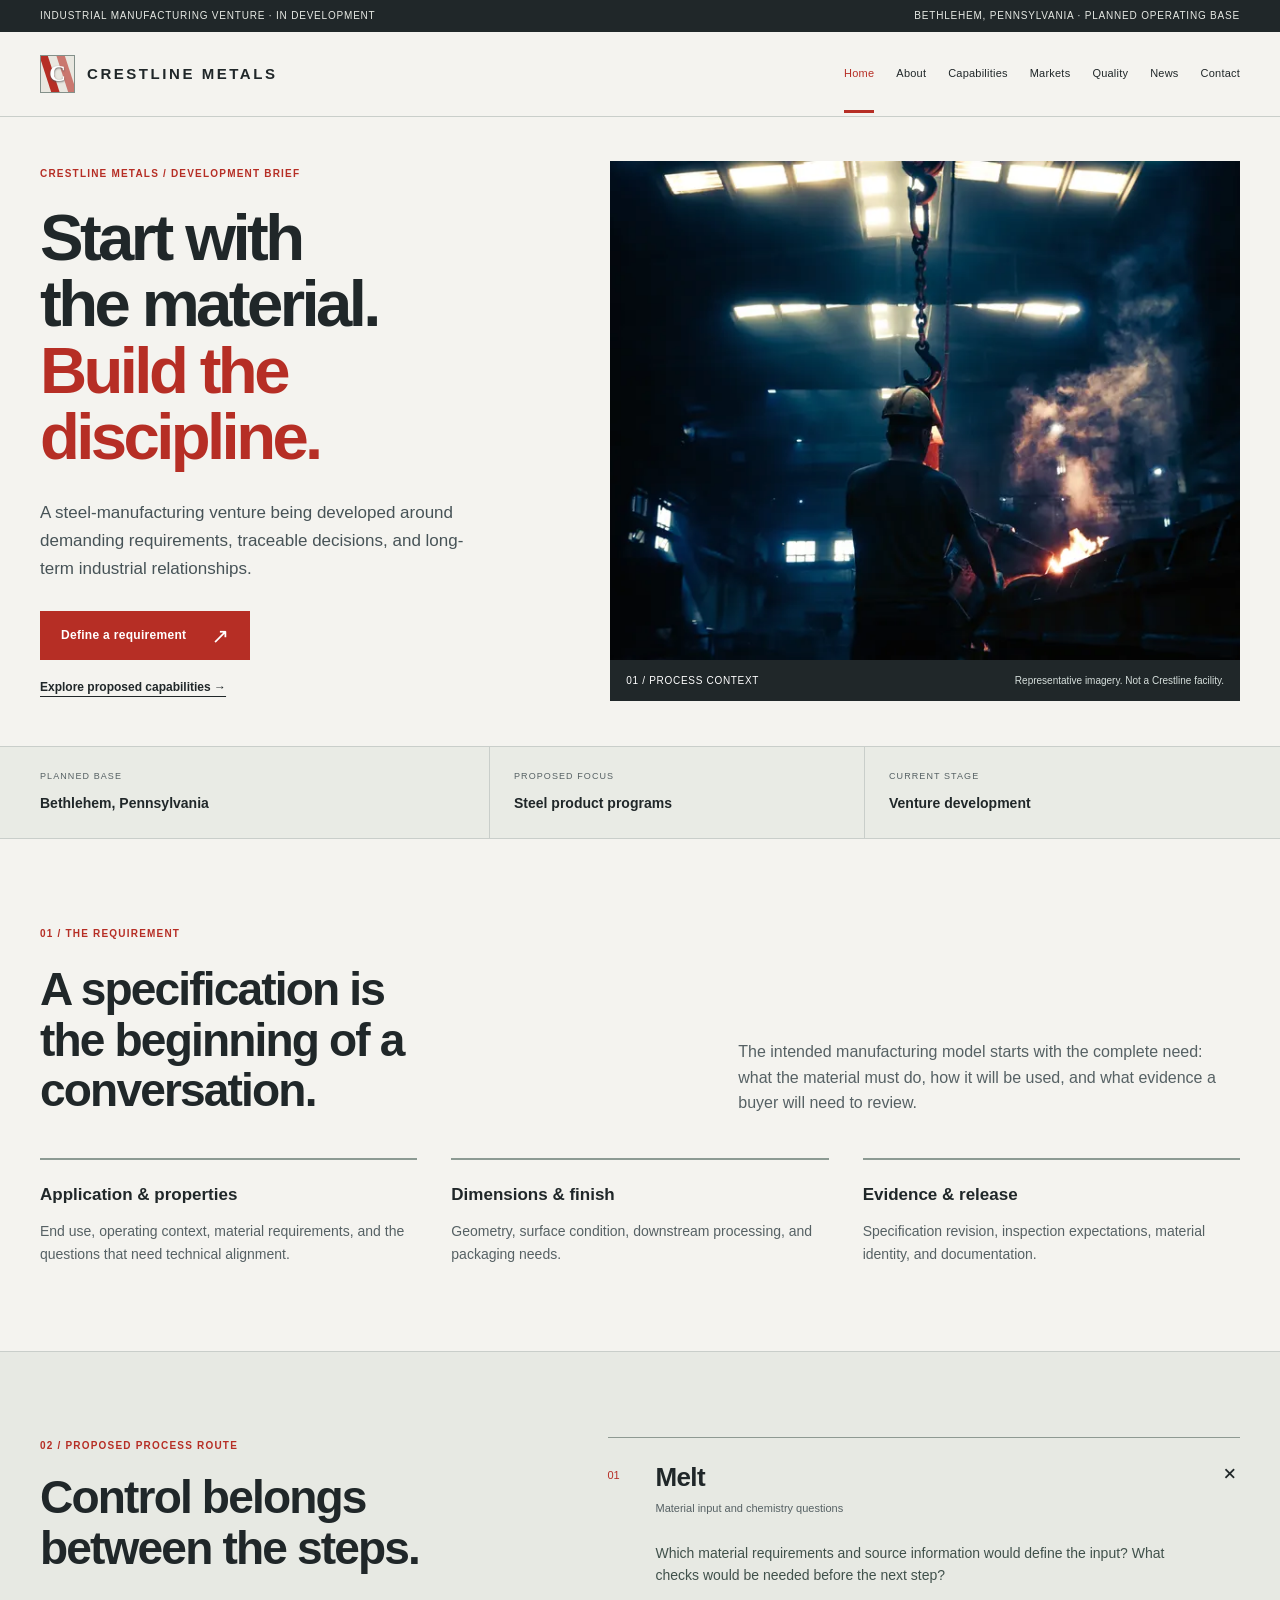
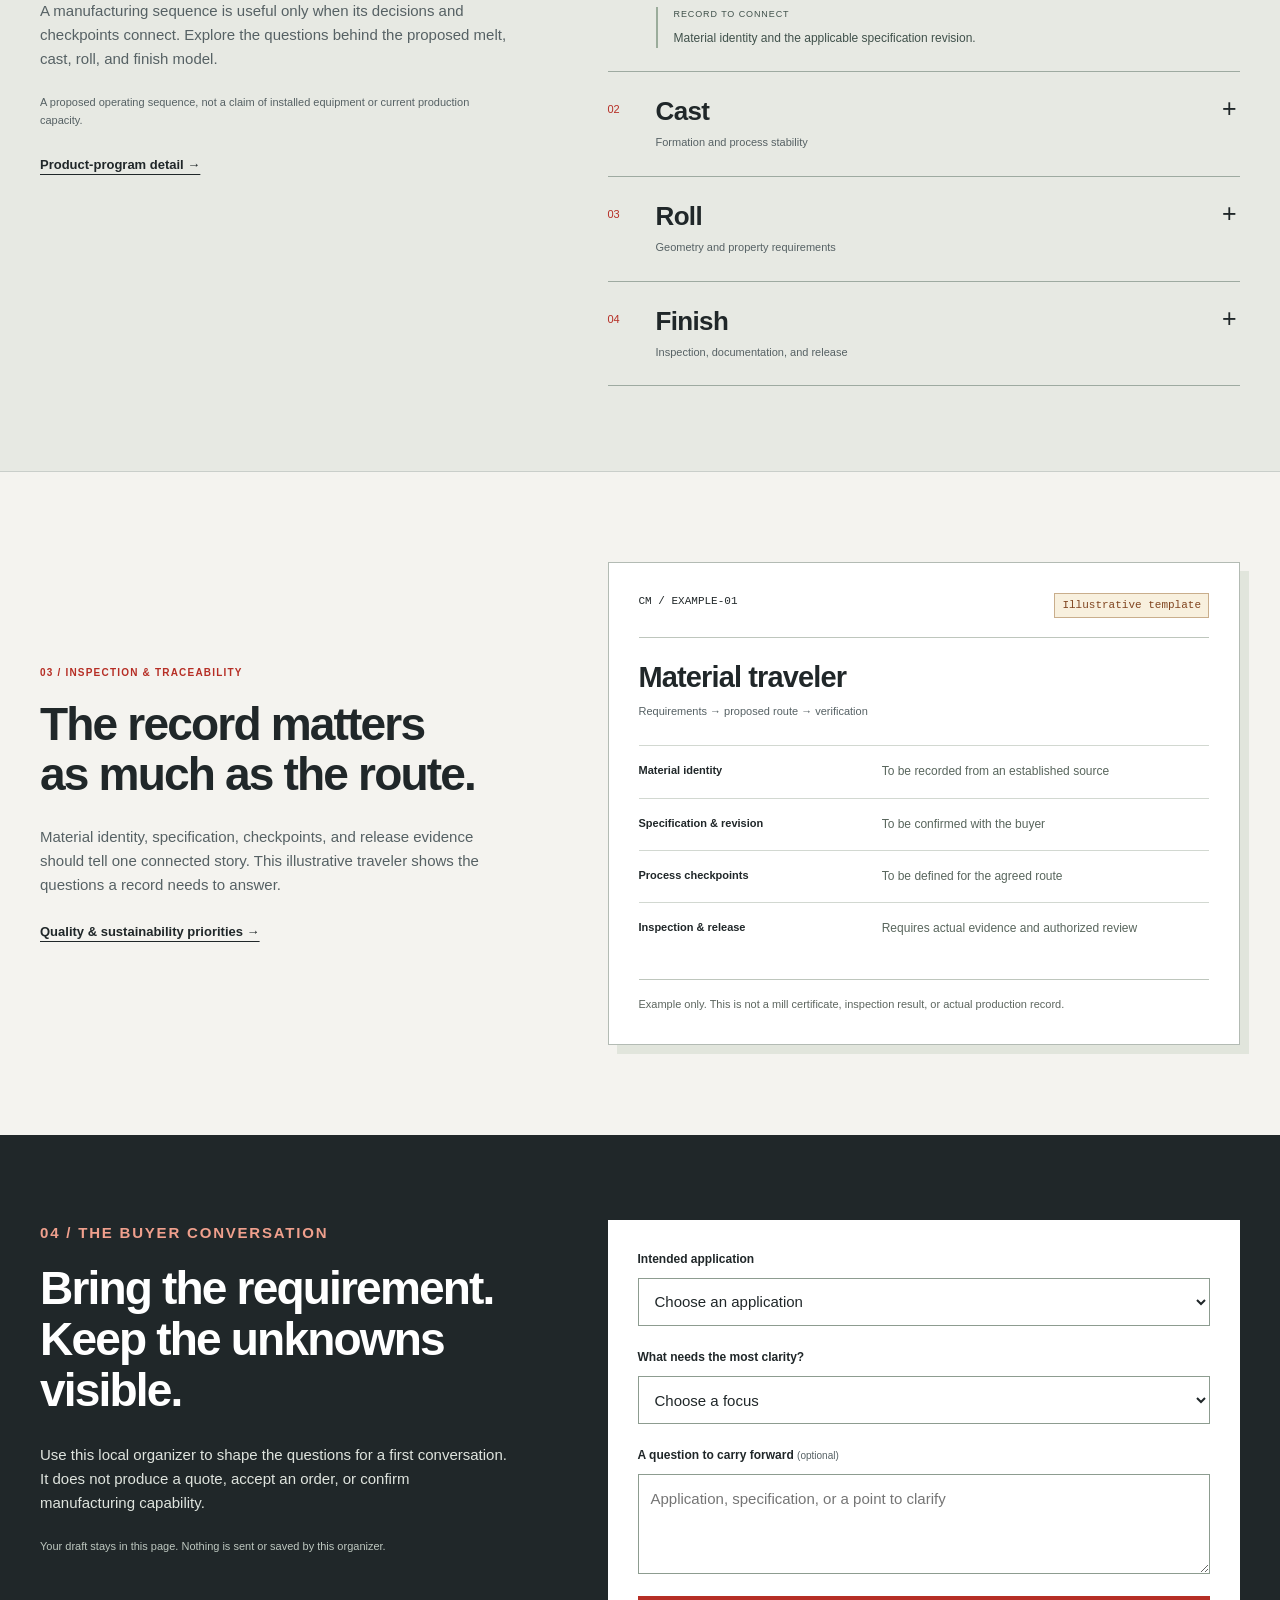
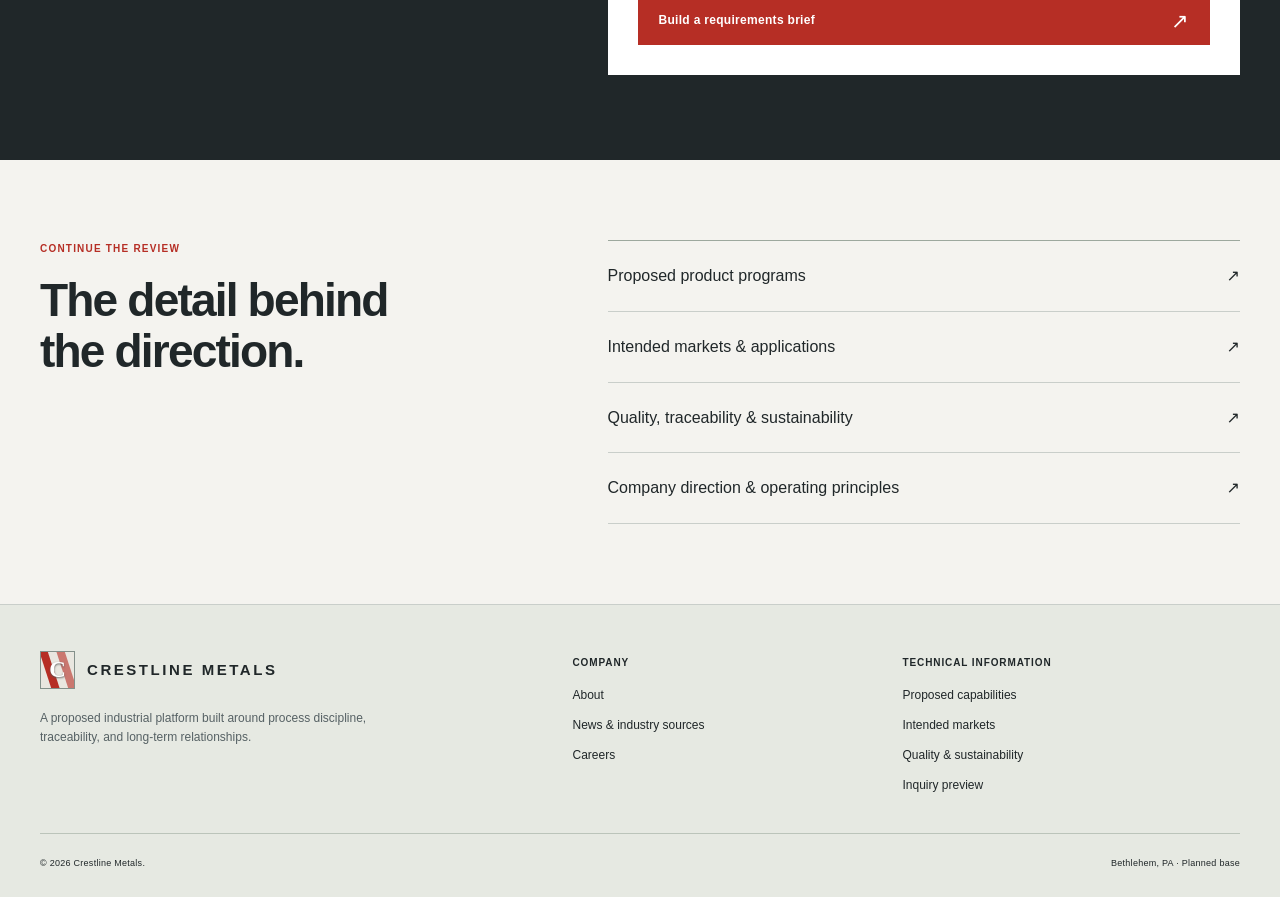
<file: index.html>
<!doctype html><html lang="en"><head><meta charset="utf-8"><meta name="viewport" content="width=device-width,initial-scale=1"><title>Crestline Metals | Material. Process. Evidence.</title><meta name="description" content="A steel-manufacturing venture in development. Explore proposed process routes, traceability priorities, and a local buyer requirements brief. Bethlehem, Pennsylvania is the planned operating base."><link rel="canonical" href="https://crestlinemetals.josephjilovec.com/"><meta property="og:title" content="Crestline Metals | Material. Process. Evidence."><meta property="og:description" content="A proposed industrial platform centered on material requirements, process discipline, and traceable evidence."><meta property="og:url" content="https://crestlinemetals.josephjilovec.com/"><meta property="og:type" content="website"><meta property="og:image" content="https://crestlinemetals.josephjilovec.com/assets/steel-processing-1600.webp"><link rel="stylesheet" href="/styles.css"><script src="/site.js" defer></script><link rel="icon" href="/assets/crestline-mark.svg" type="image/svg+xml"></head><body><a class="skip" href="#main">Skip to content</a><header class="site-header"><div class="stage-strip"><div class="wrap"><span>Industrial manufacturing venture · In development</span><span>Bethlehem, Pennsylvania · Planned operating base</span></div></div><div class="wrap nav"><a class="brand" href="/" aria-label="Crestline Metals home"><span class="mark" aria-hidden="true"><span>C</span></span><span class="brandtext"><strong>CRESTLINE METALS</strong></span></a><nav class="navlinks" aria-label="Main navigation"><a href="/" aria-current="page">Home</a><a href="/about">About</a><a href="/capabilities">Capabilities</a><a href="/markets">Markets</a><a href="/quality">Quality</a><a href="/news">News</a><a href="/contact">Contact</a></nav><button class="menu" id="menu" type="button" aria-expanded="false" aria-controls="mobilepanel">Menu <span aria-hidden="true">+</span></button></div><nav class="mobilepanel" id="mobilepanel" aria-label="Mobile navigation" hidden><a href="/" aria-current="page">Home</a><a href="/about">About</a><a href="/capabilities">Capabilities</a><a href="/markets">Markets</a><a href="/quality">Quality</a><a href="/news">News</a><a href="/contact">Contact</a><a href="/careers">Careers</a></nav></header><main id="main">
<section class="material-hero wrap" aria-labelledby="hero-title"><div class="material-copy"><p class="eyebrow">Crestline Metals / Development brief</p><h1 id="hero-title">Start with<br />the material.<br /><span>Build the discipline.</span></h1><p class="lead">A steel-manufacturing venture being developed around demanding requirements, traceable decisions, and long-term industrial relationships.</p><a class="btn red" href="#buyer-brief">Define a requirement <span aria-hidden="true">↗</span></a><a class="under-link" href="/capabilities">Explore proposed capabilities →</a></div><figure class="material-photo"><img src="/assets/steel-processing-1600.webp" srcset="/assets/steel-processing-800.webp 800w, /assets/steel-processing-1600.webp 1600w" sizes="(max-width: 760px) 100vw, 54vw" width="1600" height="1067" fetchpriority="high" alt="Representative photograph of an industrial worker beside a heated metal process." /><figcaption><span>01 / Process context</span><span>Representative imagery. Not a Crestline facility.</span></figcaption></figure></section>
<div class="development-band"><div class="wrap"><div><span>Planned base</span><strong>Bethlehem, Pennsylvania</strong></div><div><span>Proposed focus</span><strong>Steel product programs</strong></div><div><span>Current stage</span><strong>Venture development</strong></div></div></div>
<section class="requirements-section wrap" aria-labelledby="requirements-title"><div class="section-label">01 / The requirement</div><div class="requirements-intro"><h2 id="requirements-title">A specification is<br />the beginning of a conversation.</h2><p>The intended manufacturing model starts with the complete need: what the material must do, how it will be used, and what evidence a buyer will need to review.</p></div><dl class="requirement-topics"><div><dt>Application &amp; properties</dt><dd>End use, operating context, material requirements, and the questions that need technical alignment.</dd></div><div><dt>Dimensions &amp; finish</dt><dd>Geometry, surface condition, downstream processing, and packaging needs.</dd></div><div><dt>Evidence &amp; release</dt><dd>Specification revision, inspection expectations, material identity, and documentation.</dd></div></dl></section>
<section class="route-section" aria-labelledby="route-title"><div class="wrap route-grid"><div><p class="section-label">02 / Proposed process route</p><h2 id="route-title">Control belongs<br />between the steps.</h2><p>A manufacturing sequence is useful only when its decisions and checkpoints connect. Explore the questions behind the proposed melt, cast, roll, and finish model.</p><p class="scope-note">A proposed operating sequence, not a claim of installed equipment or current production capacity.</p><a class="under-link" href="/capabilities">Product-program detail →</a></div><div class="process-route">
<details open><summary><span class="route-number">01</span><span><strong>Melt</strong><small>Material input and chemistry questions</small></span><span class="expand" aria-hidden="true">+</span></summary><div><p>Which material requirements and source information would define the input? What checks would be needed before the next step?</p><dl><dt>Record to connect</dt><dd>Material identity and the applicable specification revision.</dd></dl></div></details>
<details><summary><span class="route-number">02</span><span><strong>Cast</strong><small>Formation and process stability</small></span><span class="expand" aria-hidden="true">+</span></summary><div><p>Which formation route would fit the intended product? What process information would need to follow the material?</p><dl><dt>Record to connect</dt><dd>Proposed route, process checkpoints, and material continuity.</dd></dl></div></details>
<details><summary><span class="route-number">03</span><span><strong>Roll</strong><small>Geometry and property requirements</small></span><span class="expand" aria-hidden="true">+</span></summary><div><p>Which dimensions, property requirements, and downstream needs would shape the route? What evidence would confirm the agreed requirement?</p><dl><dt>Record to connect</dt><dd>Buyer requirements and the proposed dimensional verification plan.</dd></dl></div></details>
<details><summary><span class="route-number">04</span><span><strong>Finish</strong><small>Inspection, documentation, and release</small></span><span class="expand" aria-hidden="true">+</span></summary><div><p>Which finish, packaging, inspection, and release documents would be required? Who would verify that the record is complete?</p><dl><dt>Record to connect</dt><dd>Inspection evidence, documentation review, and release authority.</dd></dl></div></details>
</div></div></section>
<section class="trace-section wrap" aria-labelledby="trace-title"><div class="trace-intro"><p class="section-label">03 / Inspection &amp; traceability</p><h2 id="trace-title">The record matters<br />as much as the route.</h2><p>Material identity, specification, checkpoints, and release evidence should tell one connected story. This illustrative traveler shows the questions a record needs to answer.</p><a class="under-link" href="/quality">Quality &amp; sustainability priorities →</a></div><article class="traveler" aria-label="Illustrative traceability traveler"><div class="traveler-head"><span>CM / EXAMPLE-01</span><span class="status-tag">Illustrative template</span></div><h3>Material traveler</h3><p class="traveler-subtitle">Requirements → proposed route → verification</p><dl><div><dt>Material identity</dt><dd>To be recorded from an established source</dd></div><div><dt>Specification &amp; revision</dt><dd>To be confirmed with the buyer</dd></div><div><dt>Process checkpoints</dt><dd>To be defined for the agreed route</dd></div><div><dt>Inspection &amp; release</dt><dd>Requires actual evidence and authorized review</dd></div></dl><p class="traveler-note">Example only. This is not a mill certificate, inspection result, or actual production record.</p></article></section>
<section id="buyer-brief" class="buyer-section" aria-labelledby="buyer-title"><div class="wrap buyer-grid"><div><p class="section-label">04 / The buyer conversation</p><h2 id="buyer-title">Bring the requirement.<br />Keep the unknowns visible.</h2><p>Use this local organizer to shape the questions for a first conversation. It does not produce a quote, accept an order, or confirm manufacturing capability.</p><p class="scope-note">Your draft stays in this page. Nothing is sent or saved by this organizer.</p></div><div class="buyer-workspace"><form id="requirement-brief"><div class="field"><label for="application">Intended application</label><select id="application" required><option value="">Choose an application</option><option value="infrastructure">Infrastructure</option><option value="energy">Energy</option><option value="mobility">Automotive &amp; mobility</option><option value="construction">Construction</option><option value="equipment">Industrial equipment</option><option value="other">Another application / To discuss</option></select></div><div class="field"><label for="priority">What needs the most clarity?</label><select id="priority" required><option value="">Choose a focus</option><option value="properties">Material properties</option><option value="dimensions">Dimensions &amp; finish</option><option value="traceability">Traceability &amp; documentation</option><option value="program">Program scope &amp; timing</option></select></div><div class="field"><label for="requirement-note">A question to carry forward <span>(optional)</span></label><textarea id="requirement-note" maxlength="1200" rows="3" placeholder="Application, specification, or a point to clarify"></textarea></div><button class="btn red" type="submit">Build a requirements brief <span aria-hidden="true">↗</span></button></form><section id="brief-result" class="brief-result" hidden aria-labelledby="brief-result-title"><h3 id="brief-result-title" tabindex="-1">Your requirements brief</h3><label for="brief-copy">Local draft / Not sent</label><textarea id="brief-copy" rows="10" readonly></textarea><p id="brief-status" role="status"></p><a class="btn dark" href="/contact#inquiry">Open the inquiry preview →</a><p class="scope-note">The inquiry page is also a local preview. This draft is not transferred or delivered automatically.</p></section></div></div></section>
<section class="technical-index wrap" aria-labelledby="technical-title"><div><p class="section-label">Continue the review</p><h2 id="technical-title">The detail behind<br />the direction.</h2></div><nav aria-label="Explore technical information"><a href="/capabilities"><span>Proposed product programs</span><span aria-hidden="true">↗</span></a><a href="/markets"><span>Intended markets &amp; applications</span><span aria-hidden="true">↗</span></a><a href="/quality"><span>Quality, traceability &amp; sustainability</span><span aria-hidden="true">↗</span></a><a href="/about"><span>Company direction &amp; operating principles</span><span aria-hidden="true">↗</span></a></nav></section>
</main><footer><div class="wrap"><div class="footergrid"><div class="footerbrand"><a class="brand" href="/"><span class="mark" aria-hidden="true"><span>C</span></span><span class="brandtext"><strong>CRESTLINE METALS</strong></span></a><p>A proposed industrial platform built around process discipline, traceability, and long-term relationships.</p></div><nav class="fcol" aria-label="Company links"><h2>Company</h2><a href="/about">About</a><a href="/news">News &amp; industry sources</a><a href="/careers">Careers</a></nav><nav class="fcol" aria-label="Technical links"><h2>Technical information</h2><a href="/capabilities">Proposed capabilities</a><a href="/markets">Intended markets</a><a href="/quality">Quality &amp; sustainability</a><a href="/contact">Inquiry preview</a></nav></div><div class="footerbottom"><span>© <span data-year>2026</span> Crestline Metals.</span><span>Bethlehem, PA · Planned base</span></div></div></footer></body></html>
</file>
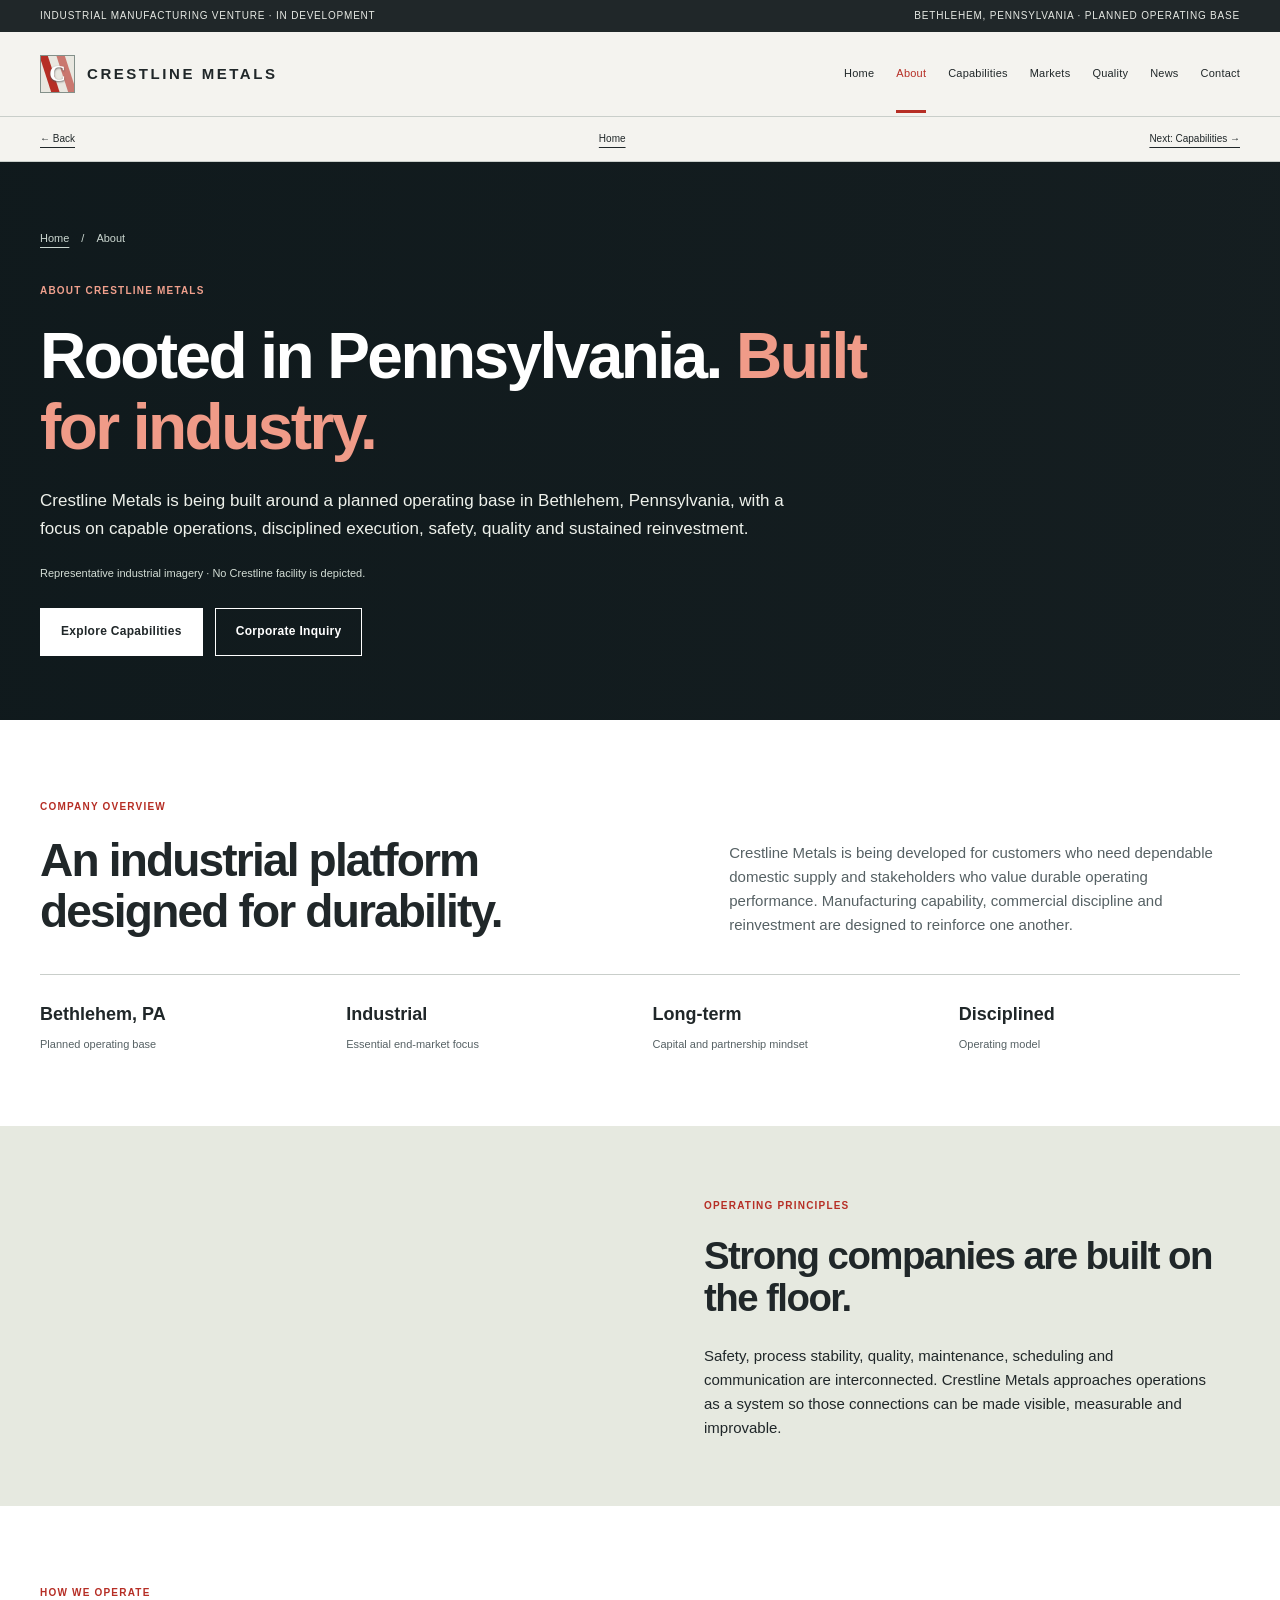
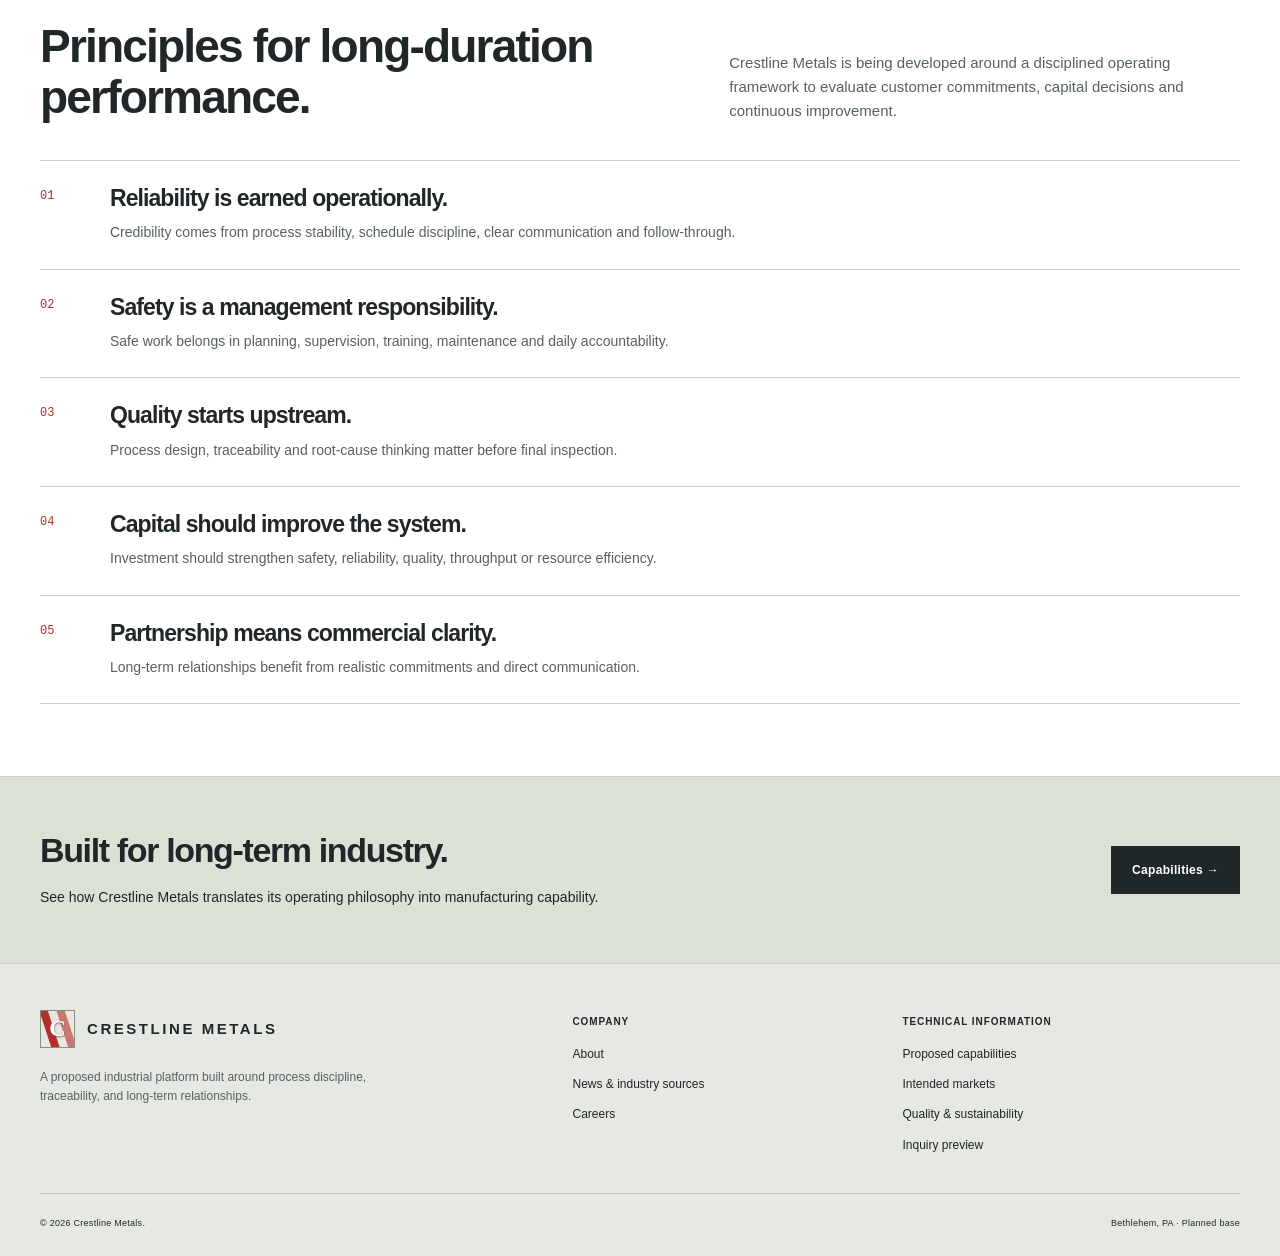
<file: about.html>
<!doctype html><html lang='en'><head><meta charset='utf-8'><meta name='viewport' content='width=device-width,initial-scale=1'><meta name="description" content="Company direction for a steel-manufacturing venture in development, with Bethlehem, Pennsylvania as the planned operating base."><title>About | Crestline Metals</title><link rel='stylesheet' href='/styles.css'><link rel="canonical" href="https://crestlinemetals.josephjilovec.com/about"><meta property="og:site_name" content="Crestline Metals"><meta property="og:type" content="website"><meta property="og:url" content="https://crestlinemetals.josephjilovec.com/about"><link rel="icon" href="/assets/crestline-mark.svg" type="image/svg+xml"></head><body><a class="skip" href="#main">Skip to content</a><header class="site-header"><div class="stage-strip"><div class="wrap"><span>Industrial manufacturing venture · In development</span><span>Bethlehem, Pennsylvania · Planned operating base</span></div></div><div class="wrap nav"><a class="brand" href="/" aria-label="Crestline Metals home"><span class="mark" aria-hidden="true"><span>C</span></span><span class="brandtext"><strong>CRESTLINE METALS</strong></span></a><nav class="navlinks" aria-label="Main navigation"><a href="/">Home</a><a href="/about" aria-current="page">About</a><a href="/capabilities">Capabilities</a><a href="/markets">Markets</a><a href="/quality">Quality</a><a href="/news">News</a><a href="/contact">Contact</a></nav><button class="menu" id="menu" type="button" aria-expanded="false" aria-controls="mobilepanel">Menu <span aria-hidden="true">+</span></button></div><nav class="mobilepanel" id="mobilepanel" aria-label="Mobile navigation" hidden><a href="/">Home</a><a href="/about" aria-current="page">About</a><a href="/capabilities">Capabilities</a><a href="/markets">Markets</a><a href="/quality">Quality</a><a href="/news">News</a><a href="/contact">Contact</a><a href="/careers">Careers</a></nav></header><div class='backbar'><div class='wrap'><a href='/' onclick='if(history.length>1){event.preventDefault();history.back()}'>← Back</a><a href='/'>Home</a><a href='/capabilities'>Next: Capabilities →</a></div></div><main id="main"><section class='hero page'><div class='hero-bg' aria-hidden='true' style="background-image:url('https://images.pexels.com/photos/32845683/pexels-photo-32845683.jpeg?auto=compress&cs=tinysrgb&w=1400')"></div><div class='hero-grid'></div><div class='wrap hero-inner'><div class='breadcrumb'><a href='/'>Home</a><span>/</span><span>About</span></div><span class='eyebrow'>About Crestline Metals</span><h1>Rooted in Pennsylvania. <span>Built for industry.</span></h1><p class='lead'>Crestline Metals is being built around a planned operating base in Bethlehem, Pennsylvania, with a focus on capable operations, disciplined execution, safety, quality and sustained reinvestment.</p><p class='image-note'>Representative industrial imagery · No Crestline facility is depicted.</p><div class='hero-actions'><a class='btn white' href='/capabilities'>Explore Capabilities</a><a class='btn outline' href='/contact'>Corporate Inquiry</a></div></div></section><section class='section white'><div class='wrap'><div class='section-head' data-reveal><div><span class='eyebrow'>Company Overview</span><h2>An industrial platform designed for durability.</h2></div><p>Crestline Metals is being developed for customers who need dependable domestic supply and stakeholders who value durable operating performance. Manufacturing capability, commercial discipline and reinvestment are designed to reinforce one another.</p></div><div class='statband'><div class='stat'><strong>Bethlehem, PA</strong><span>Planned operating base</span></div><div class='stat'><strong>Industrial</strong><span>Essential end-market focus</span></div><div class='stat'><strong>Long-term</strong><span>Capital and partnership mindset</span></div><div class='stat'><strong>Disciplined</strong><span>Operating model</span></div></div></div></section><section class='split'><div class='split-image' role='img' aria-label='Representative industrial imagery; not a Crestline facility' style="background-image:url('https://images.pexels.com/photos/2760241/pexels-photo-2760241.jpeg?auto=compress&cs=tinysrgb&w=1000')"></div><div class='split-copy'><span class='eyebrow'>Operating Principles</span><h2>Strong companies are built on the floor.</h2><p>Safety, process stability, quality, maintenance, scheduling and communication are interconnected. Crestline Metals approaches operations as a system so those connections can be made visible, measurable and improvable.</p></div></section><section class='section white'><div class='wrap'><div class='section-head'><div><span class='eyebrow'>How We Operate</span><h2>Principles for long-duration performance.</h2></div><p>Crestline Metals is being developed around a disciplined operating framework to evaluate customer commitments, capital decisions and continuous improvement.</p></div><div class='principles'><article class='principle'><i>01</i><div><h3>Reliability is earned operationally.</h3><p>Credibility comes from process stability, schedule discipline, clear communication and follow-through.</p></div></article><article class='principle'><i>02</i><div><h3>Safety is a management responsibility.</h3><p>Safe work belongs in planning, supervision, training, maintenance and daily accountability.</p></div></article><article class='principle'><i>03</i><div><h3>Quality starts upstream.</h3><p>Process design, traceability and root-cause thinking matter before final inspection.</p></div></article><article class='principle'><i>04</i><div><h3>Capital should improve the system.</h3><p>Investment should strengthen safety, reliability, quality, throughput or resource efficiency.</p></div></article><article class='principle'><i>05</i><div><h3>Partnership means commercial clarity.</h3><p>Long-term relationships benefit from realistic commitments and direct communication.</p></div></article></div></div></section></main><section class='final'><div class='wrap finalgrid'><div><h2>Built for long-term industry.</h2><p>See how Crestline Metals translates its operating philosophy into manufacturing capability.</p></div><a class='btn dark' href='/capabilities'>Capabilities →</a></div></section><footer><div class="wrap"><div class="footergrid"><div class="footerbrand"><a class="brand" href="/"><span class="mark" aria-hidden="true"><span>C</span></span><span class="brandtext"><strong>CRESTLINE METALS</strong></span></a><p>A proposed industrial platform built around process discipline, traceability, and long-term relationships.</p></div><nav class="fcol" aria-label="Company links"><h2>Company</h2><a href="/about">About</a><a href="/news">News &amp; industry sources</a><a href="/careers">Careers</a></nav><nav class="fcol" aria-label="Technical links"><h2>Technical information</h2><a href="/capabilities">Proposed capabilities</a><a href="/markets">Intended markets</a><a href="/quality">Quality &amp; sustainability</a><a href="/contact">Inquiry preview</a></nav></div><div class="footerbottom"><span>© <span data-year>2026</span> Crestline Metals.</span><span>Bethlehem, PA · Planned base</span></div></div></footer><script src='/site.js'></script></body></html>
</file>
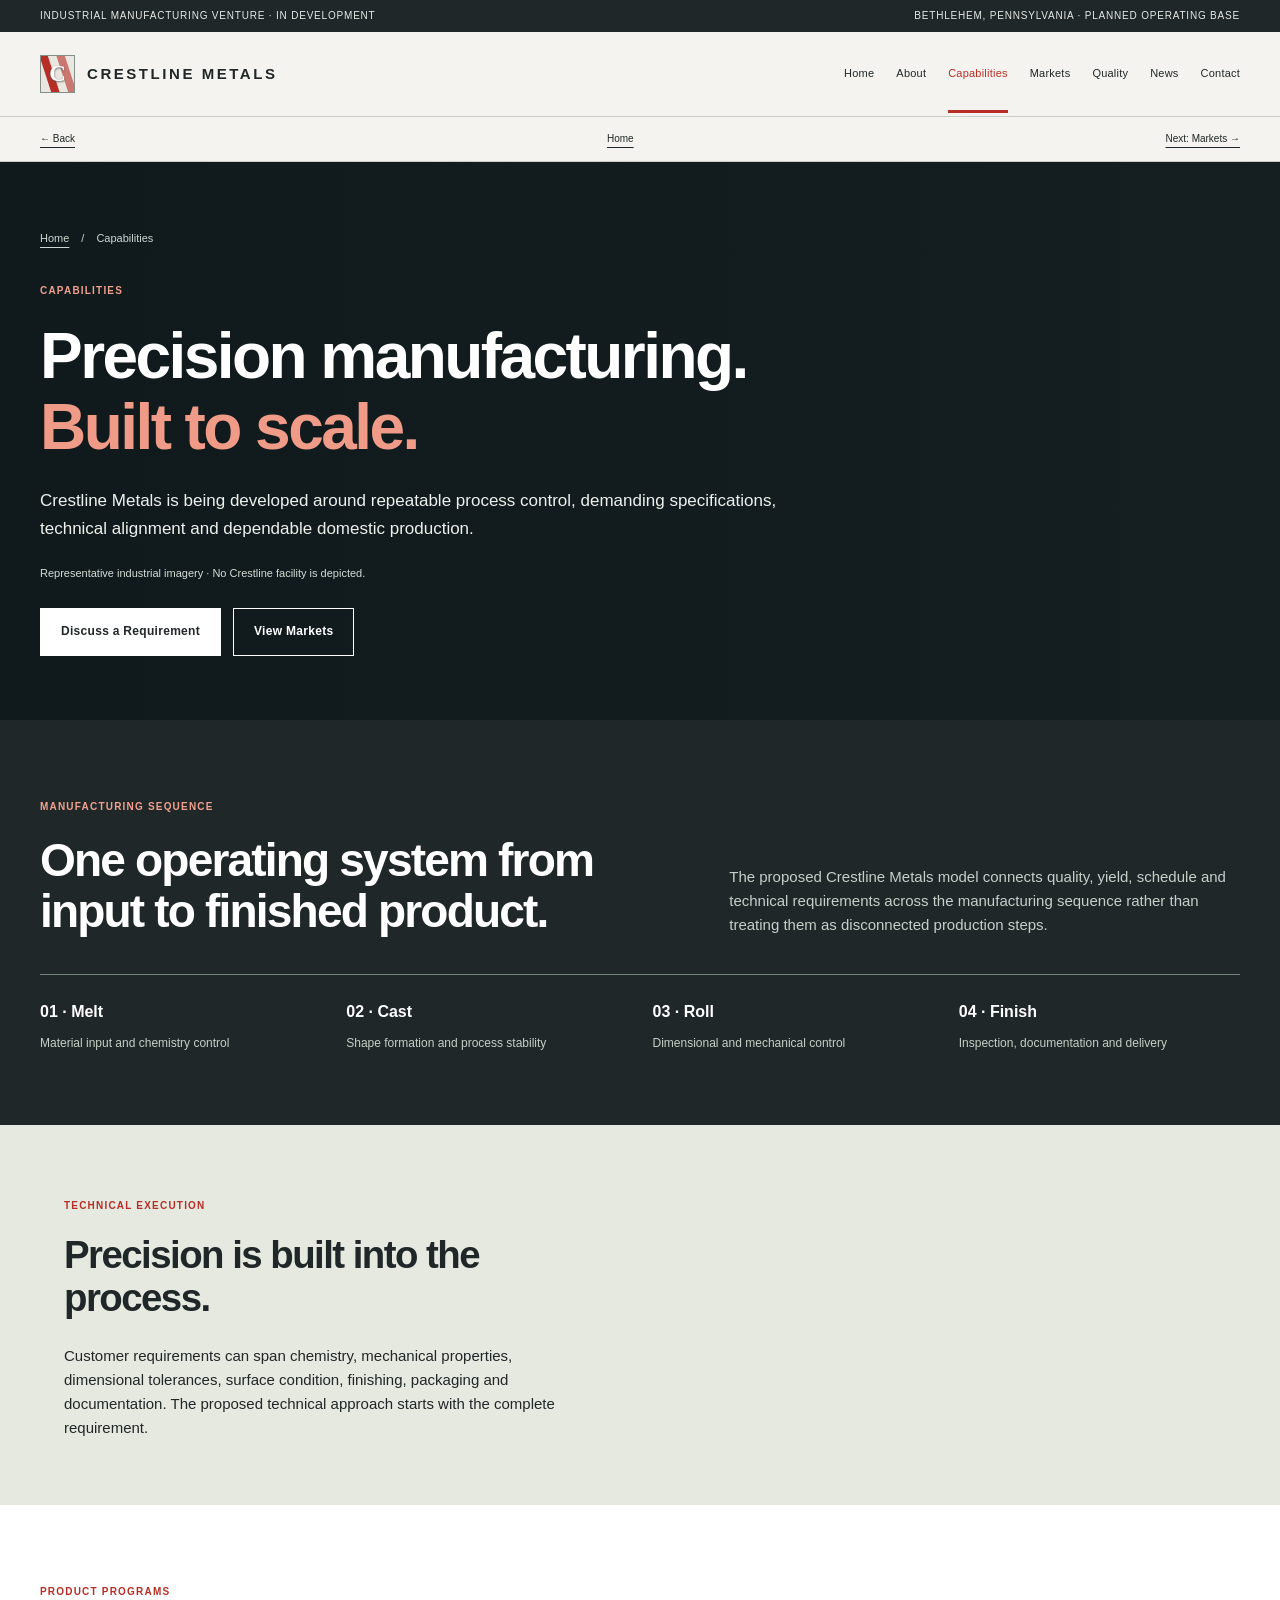
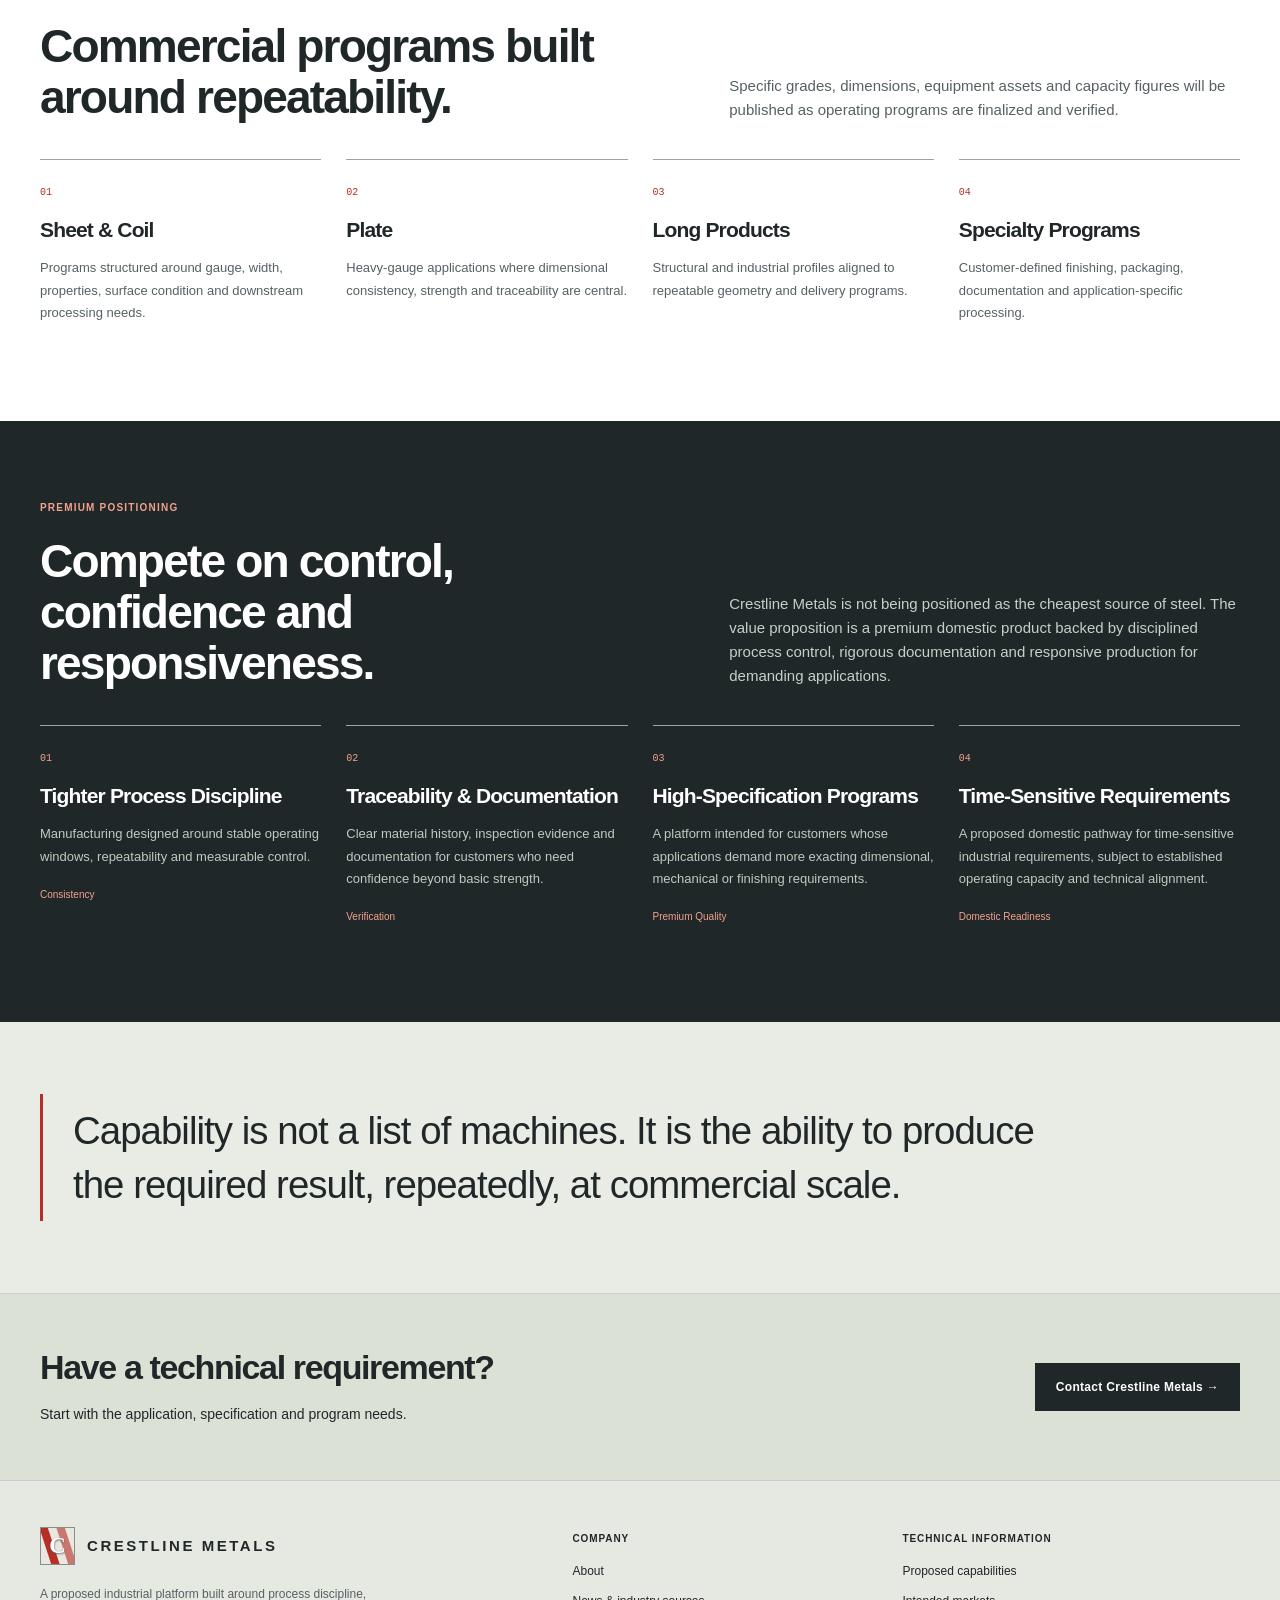
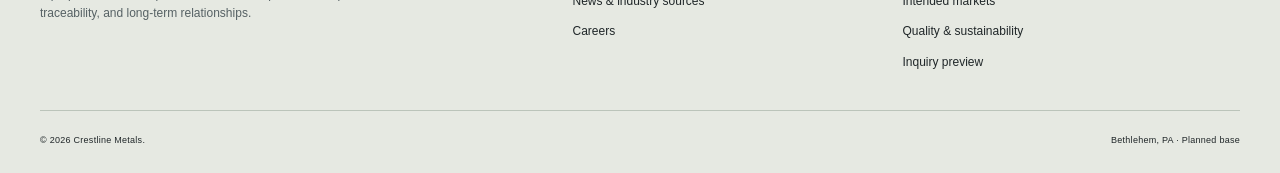
<file: capabilities.html>
<!doctype html><html lang='en'><head><meta charset='utf-8'><meta name='viewport' content='width=device-width,initial-scale=1'><meta name="description" content="Proposed Crestline Metals process routes and product programs. Operating equipment, capacity, and specifications remain subject to verification."><title>Capabilities | Crestline Metals</title><link rel='stylesheet' href='/styles.css'><link rel="canonical" href="https://crestlinemetals.josephjilovec.com/capabilities"><meta property="og:site_name" content="Crestline Metals"><meta property="og:type" content="website"><meta property="og:url" content="https://crestlinemetals.josephjilovec.com/capabilities"><link rel="icon" href="/assets/crestline-mark.svg" type="image/svg+xml"></head><body><a class="skip" href="#main">Skip to content</a><header class="site-header"><div class="stage-strip"><div class="wrap"><span>Industrial manufacturing venture · In development</span><span>Bethlehem, Pennsylvania · Planned operating base</span></div></div><div class="wrap nav"><a class="brand" href="/" aria-label="Crestline Metals home"><span class="mark" aria-hidden="true"><span>C</span></span><span class="brandtext"><strong>CRESTLINE METALS</strong></span></a><nav class="navlinks" aria-label="Main navigation"><a href="/">Home</a><a href="/about">About</a><a href="/capabilities" aria-current="page">Capabilities</a><a href="/markets">Markets</a><a href="/quality">Quality</a><a href="/news">News</a><a href="/contact">Contact</a></nav><button class="menu" id="menu" type="button" aria-expanded="false" aria-controls="mobilepanel">Menu <span aria-hidden="true">+</span></button></div><nav class="mobilepanel" id="mobilepanel" aria-label="Mobile navigation" hidden><a href="/">Home</a><a href="/about">About</a><a href="/capabilities" aria-current="page">Capabilities</a><a href="/markets">Markets</a><a href="/quality">Quality</a><a href="/news">News</a><a href="/contact">Contact</a><a href="/careers">Careers</a></nav></header><div class='backbar'><div class='wrap'><a href='/' onclick='if(history.length>1){event.preventDefault();history.back()}'>← Back</a><a href='/'>Home</a><a href='/markets'>Next: Markets →</a></div></div><main id="main"><section class='hero page'><div class='hero-bg' aria-hidden='true' style="background-image:url('https://images.pexels.com/photos/27102102/pexels-photo-27102102.jpeg?auto=compress&cs=tinysrgb&w=1400')"></div><div class='hero-grid'></div><div class='wrap hero-inner'><div class='breadcrumb'><a href='/'>Home</a><span>/</span><span>Capabilities</span></div><span class='eyebrow'>Capabilities</span><h1>Precision manufacturing. <span>Built to scale.</span></h1><p class='lead'>Crestline Metals is being developed around repeatable process control, demanding specifications, technical alignment and dependable domestic production.</p><p class='image-note'>Representative industrial imagery · No Crestline facility is depicted.</p><div class='hero-actions'><a class='btn white' href='/contact'>Discuss a Requirement</a><a class='btn outline' href='/markets'>View Markets</a></div></div></section><section class='section dark'><div class='wrap'><div class='section-head'><div><span class='eyebrow'>Manufacturing Sequence</span><h2>One operating system from input to finished product.</h2></div><p>The proposed Crestline Metals model connects quality, yield, schedule and technical requirements across the manufacturing sequence rather than treating them as disconnected production steps.</p></div><div class='process'><div class='step'><b>01 · Melt</b><span>Material input and chemistry control</span></div><div class='step'><b>02 · Cast</b><span>Shape formation and process stability</span></div><div class='step'><b>03 · Roll</b><span>Dimensional and mechanical control</span></div><div class='step'><b>04 · Finish</b><span>Inspection, documentation and delivery</span></div></div></div></section><section class='split'><div class='split-copy'><span class='eyebrow'>Technical Execution</span><h2>Precision is built into the process.</h2><p>Customer requirements can span chemistry, mechanical properties, dimensional tolerances, surface condition, finishing, packaging and documentation. The proposed technical approach starts with the complete requirement.</p></div><div class='split-image' role='img' aria-label='Representative industrial imagery; not a Crestline facility' style="background-image:url('https://images.pexels.com/photos/10395741/pexels-photo-10395741.jpeg?auto=compress&cs=tinysrgb&w=1000')"></div></section><section class='section white'><div class='wrap'><div class='section-head'><div><span class='eyebrow'>Product Programs</span><h2>Commercial programs built around repeatability.</h2></div><p>Specific grades, dimensions, equipment assets and capacity figures will be published as operating programs are finalized and verified.</p></div><div class='grid4'><article class='card'><span class='num'>01</span><h3>Sheet & Coil</h3><p>Programs structured around gauge, width, properties, surface condition and downstream processing needs.</p></article><article class='card'><span class='num'>02</span><h3>Plate</h3><p>Heavy-gauge applications where dimensional consistency, strength and traceability are central.</p></article><article class='card'><span class='num'>03</span><h3>Long Products</h3><p>Structural and industrial profiles aligned to repeatable geometry and delivery programs.</p></article><article class='card'><span class='num'>04</span><h3>Specialty Programs</h3><p>Customer-defined finishing, packaging, documentation and application-specific processing.</p></article></div></div></section><section class='section dark'><div class='wrap'><div class='section-head'><div><span class='eyebrow'>Premium Positioning</span><h2>Compete on control, confidence and responsiveness.</h2></div><p>Crestline Metals is not being positioned as the cheapest source of steel. The value proposition is a premium domestic product backed by disciplined process control, rigorous documentation and responsive production for demanding applications.</p></div><div class='grid4'><article class='card'><span class='num'>01</span><h3>Tighter Process Discipline</h3><p>Manufacturing designed around stable operating windows, repeatability and measurable control.</p><small>Consistency</small></article><article class='card'><span class='num'>02</span><h3>Traceability & Documentation</h3><p>Clear material history, inspection evidence and documentation for customers who need confidence beyond basic strength.</p><small>Verification</small></article><article class='card'><span class='num'>03</span><h3>High-Specification Programs</h3><p>A platform intended for customers whose applications demand more exacting dimensional, mechanical or finishing requirements.</p><small>Premium Quality</small></article><article class='card'><span class='num'>04</span><h3>Time-Sensitive Requirements</h3><p>A proposed domestic pathway for time-sensitive industrial requirements, subject to established operating capacity and technical alignment.</p><small>Domestic Readiness</small></article></div></div></section><section class='section soft'><div class='wrap'><div class='quote'><blockquote>Capability is not a list of machines. It is the ability to produce the required result, repeatedly, at commercial scale.</blockquote></div></div></section></main><section class='final'><div class='wrap finalgrid'><div><h2>Have a technical requirement?</h2><p>Start with the application, specification and program needs.</p></div><a class='btn dark' href='/contact'>Contact Crestline Metals →</a></div></section><footer><div class="wrap"><div class="footergrid"><div class="footerbrand"><a class="brand" href="/"><span class="mark" aria-hidden="true"><span>C</span></span><span class="brandtext"><strong>CRESTLINE METALS</strong></span></a><p>A proposed industrial platform built around process discipline, traceability, and long-term relationships.</p></div><nav class="fcol" aria-label="Company links"><h2>Company</h2><a href="/about">About</a><a href="/news">News &amp; industry sources</a><a href="/careers">Careers</a></nav><nav class="fcol" aria-label="Technical links"><h2>Technical information</h2><a href="/capabilities">Proposed capabilities</a><a href="/markets">Intended markets</a><a href="/quality">Quality &amp; sustainability</a><a href="/contact">Inquiry preview</a></nav></div><div class="footerbottom"><span>© <span data-year>2026</span> Crestline Metals.</span><span>Bethlehem, PA · Planned base</span></div></div></footer><script src='/site.js'></script></body></html>
</file>
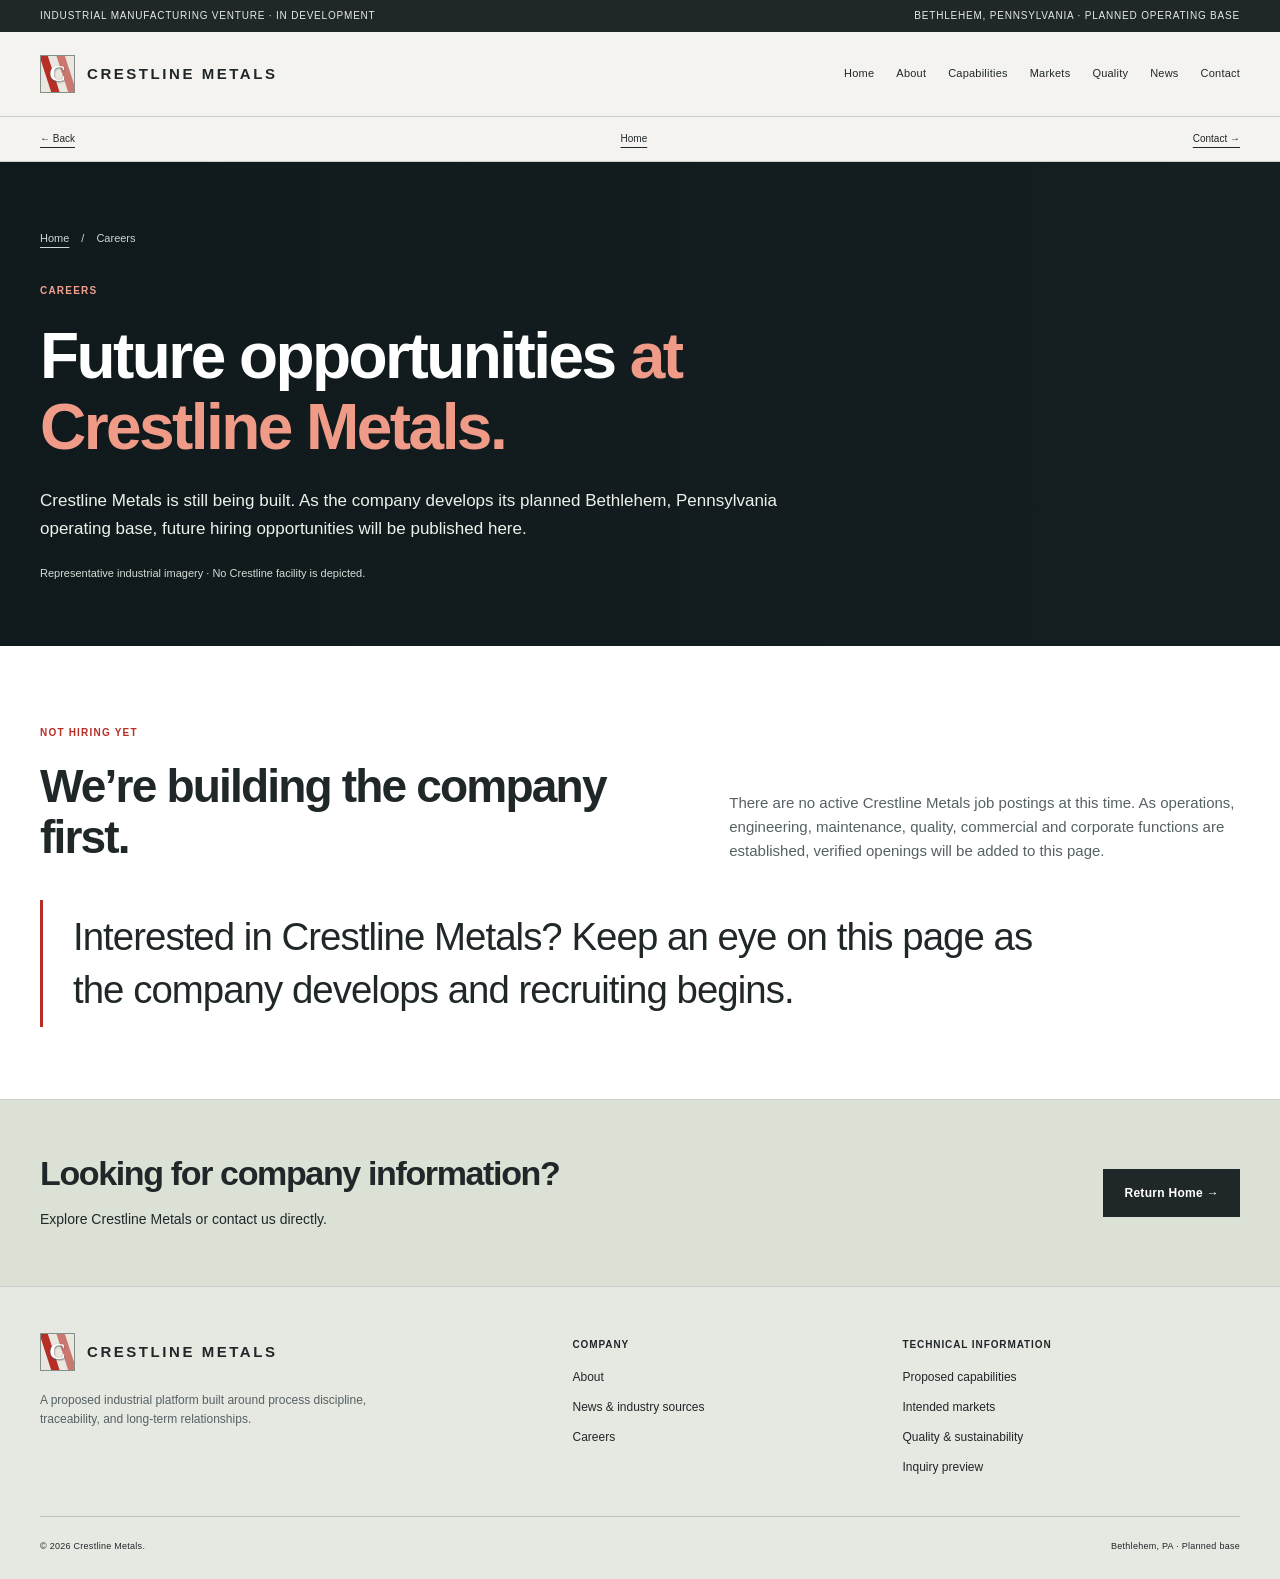
<file: careers.html>
<!doctype html><html lang='en'><head><meta charset='utf-8'><meta name='viewport' content='width=device-width,initial-scale=1'><meta name="description" content="Future Crestline Metals opportunities. The company is in development and no active job postings are listed."><title>Careers | Crestline Metals</title><link rel='stylesheet' href='/styles.css'><link rel="canonical" href="https://crestlinemetals.josephjilovec.com/careers"><meta property="og:site_name" content="Crestline Metals"><meta property="og:type" content="website"><meta property="og:url" content="https://crestlinemetals.josephjilovec.com/careers"><link rel="icon" href="/assets/crestline-mark.svg" type="image/svg+xml"></head><body><a class="skip" href="#main">Skip to content</a><header class="site-header"><div class="stage-strip"><div class="wrap"><span>Industrial manufacturing venture · In development</span><span>Bethlehem, Pennsylvania · Planned operating base</span></div></div><div class="wrap nav"><a class="brand" href="/" aria-label="Crestline Metals home"><span class="mark" aria-hidden="true"><span>C</span></span><span class="brandtext"><strong>CRESTLINE METALS</strong></span></a><nav class="navlinks" aria-label="Main navigation"><a href="/">Home</a><a href="/about">About</a><a href="/capabilities">Capabilities</a><a href="/markets">Markets</a><a href="/quality">Quality</a><a href="/news">News</a><a href="/contact">Contact</a></nav><button class="menu" id="menu" type="button" aria-expanded="false" aria-controls="mobilepanel">Menu <span aria-hidden="true">+</span></button></div><nav class="mobilepanel" id="mobilepanel" aria-label="Mobile navigation" hidden><a href="/">Home</a><a href="/about">About</a><a href="/capabilities">Capabilities</a><a href="/markets">Markets</a><a href="/quality">Quality</a><a href="/news">News</a><a href="/contact">Contact</a><a href="/careers">Careers</a></nav></header><div class='backbar'><div class='wrap'><a href='/' onclick='if(history.length>1){event.preventDefault();history.back()}'>← Back</a><a href='/'>Home</a><a href='/contact'>Contact →</a></div></div><main id="main"><section class='hero page'><div class='hero-bg' aria-hidden='true' style="background-image:url('https://images.pexels.com/photos/35082108/pexels-photo-35082108.jpeg?auto=compress&cs=tinysrgb&w=1400')"></div><div class='hero-grid'></div><div class='wrap hero-inner'><div class='breadcrumb'><a href='/'>Home</a><span>/</span><span>Careers</span></div><span class='eyebrow'>Careers</span><h1>Future opportunities <span>at Crestline Metals.</span></h1><p class='lead'>Crestline Metals is still being built. As the company develops its planned Bethlehem, Pennsylvania operating base, future hiring opportunities will be published here.</p><p class='image-note'>Representative industrial imagery · No Crestline facility is depicted.</p></div></section><section class='section white'><div class='wrap'><div class='section-head'><div><span class='eyebrow'>Not Hiring Yet</span><h2>We’re building the company first.</h2></div><p>There are no active Crestline Metals job postings at this time. As operations, engineering, maintenance, quality, commercial and corporate functions are established, verified openings will be added to this page.</p></div><div class='quote'><blockquote>Interested in Crestline Metals? Keep an eye on this page as the company develops and recruiting begins.</blockquote></div></div></section></main><section class='final'><div class='wrap finalgrid'><div><h2>Looking for company information?</h2><p>Explore Crestline Metals or contact us directly.</p></div><a class='btn dark' href='/'>Return Home →</a></div></section><footer><div class="wrap"><div class="footergrid"><div class="footerbrand"><a class="brand" href="/"><span class="mark" aria-hidden="true"><span>C</span></span><span class="brandtext"><strong>CRESTLINE METALS</strong></span></a><p>A proposed industrial platform built around process discipline, traceability, and long-term relationships.</p></div><nav class="fcol" aria-label="Company links"><h2>Company</h2><a href="/about">About</a><a href="/news">News &amp; industry sources</a><a href="/careers">Careers</a></nav><nav class="fcol" aria-label="Technical links"><h2>Technical information</h2><a href="/capabilities">Proposed capabilities</a><a href="/markets">Intended markets</a><a href="/quality">Quality &amp; sustainability</a><a href="/contact">Inquiry preview</a></nav></div><div class="footerbottom"><span>© <span data-year>2026</span> Crestline Metals.</span><span>Bethlehem, PA · Planned base</span></div></div></footer><script src='/site.js'></script></body></html>
</file>
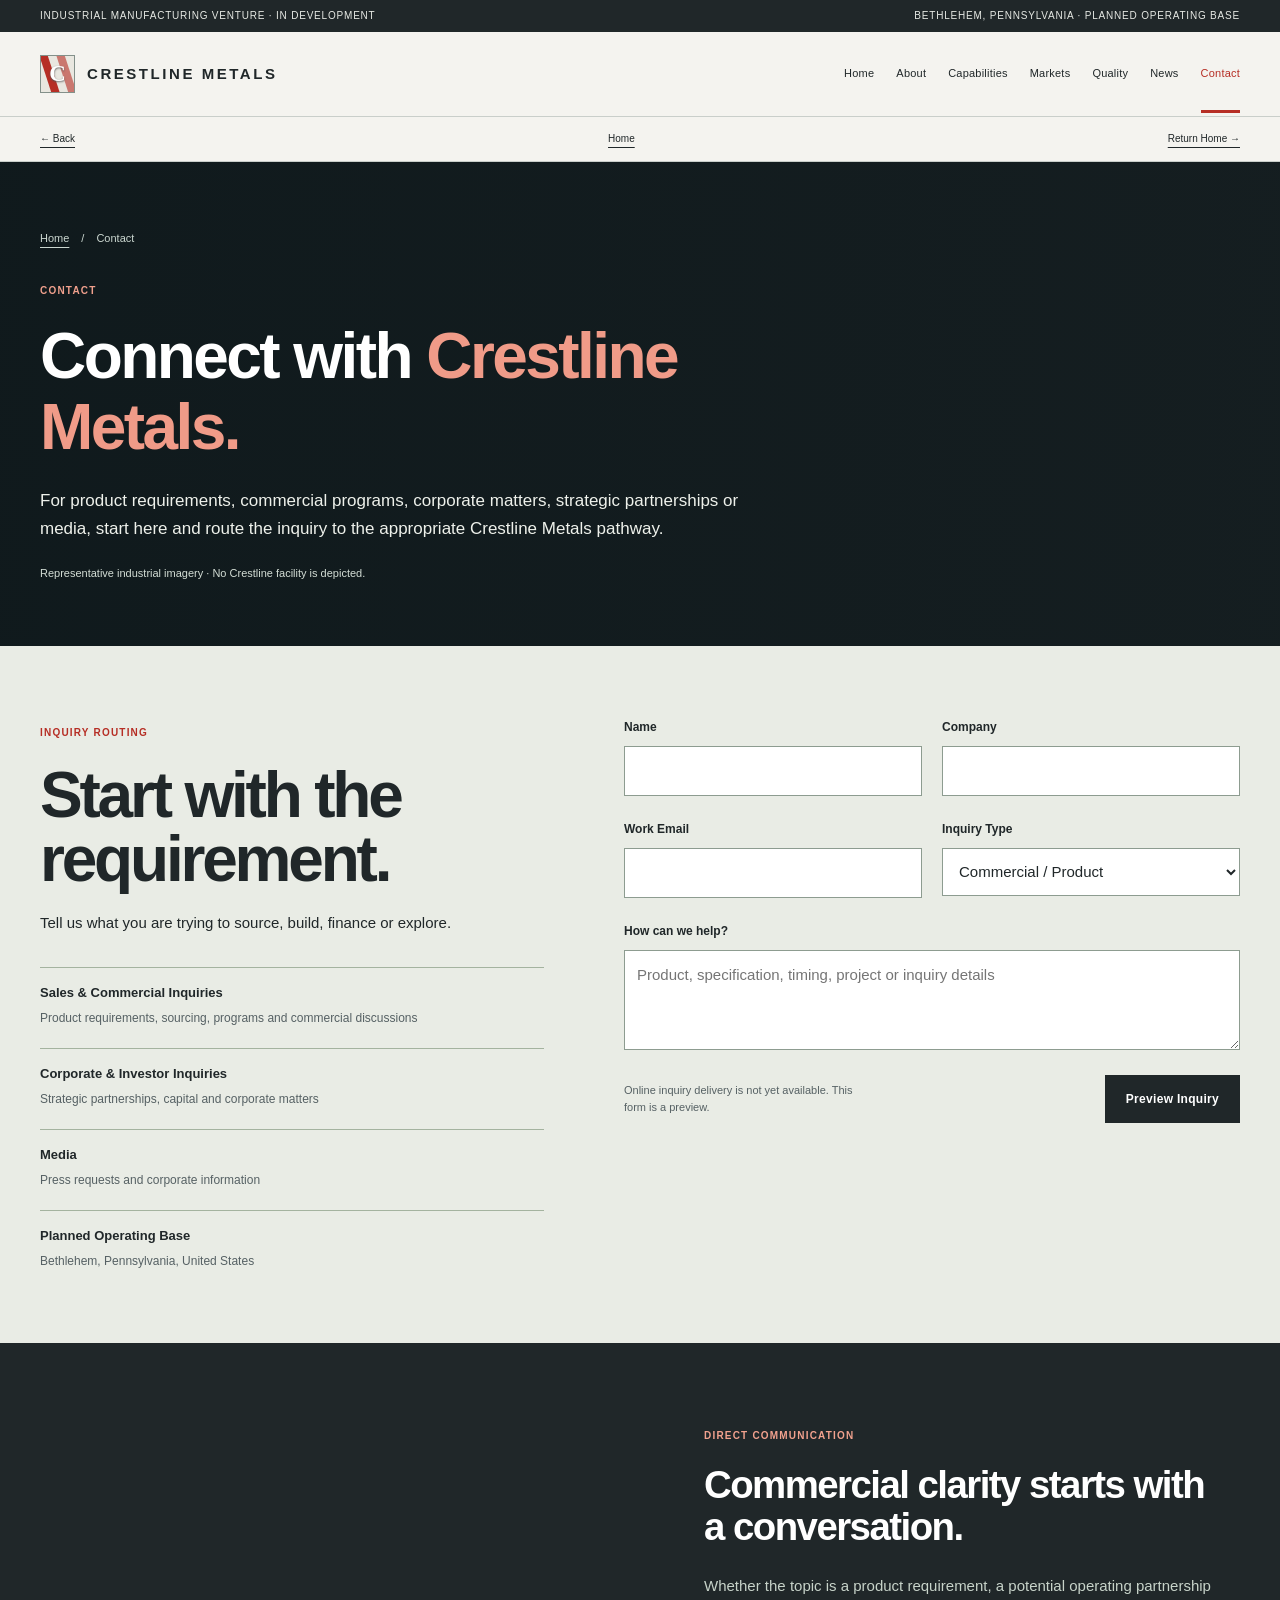
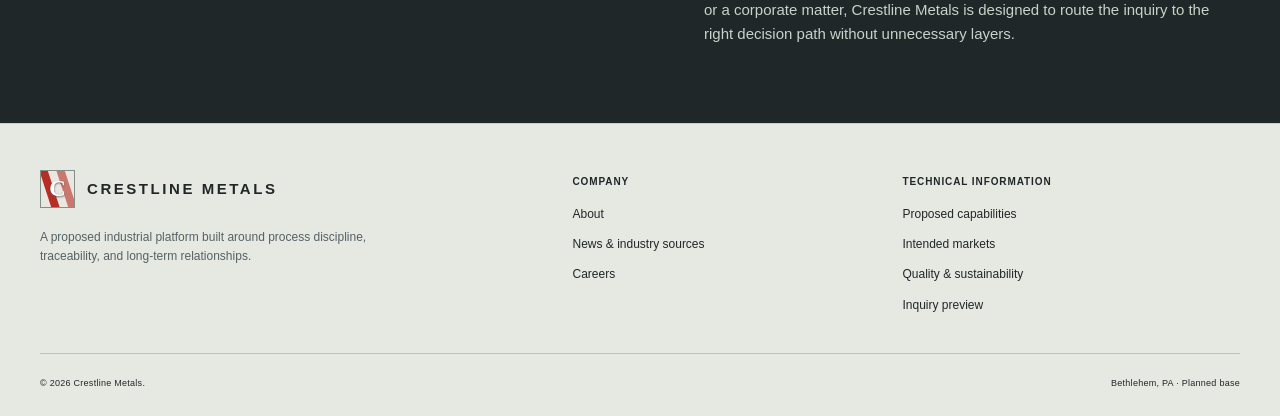
<file: contact.html>
<!doctype html><html lang='en'><head><meta charset='utf-8'><meta name='viewport' content='width=device-width,initial-scale=1'><meta name="description" content="A local Crestline Metals inquiry preview for commercial, corporate, and media questions. Online delivery is not yet available."><title>Contact | Crestline Metals</title><link rel='stylesheet' href='/styles.css'><link rel="canonical" href="https://crestlinemetals.josephjilovec.com/contact"><meta property="og:site_name" content="Crestline Metals"><meta property="og:type" content="website"><meta property="og:url" content="https://crestlinemetals.josephjilovec.com/contact"><link rel="icon" href="/assets/crestline-mark.svg" type="image/svg+xml"></head><body><a class="skip" href="#main">Skip to content</a><header class="site-header"><div class="stage-strip"><div class="wrap"><span>Industrial manufacturing venture · In development</span><span>Bethlehem, Pennsylvania · Planned operating base</span></div></div><div class="wrap nav"><a class="brand" href="/" aria-label="Crestline Metals home"><span class="mark" aria-hidden="true"><span>C</span></span><span class="brandtext"><strong>CRESTLINE METALS</strong></span></a><nav class="navlinks" aria-label="Main navigation"><a href="/">Home</a><a href="/about">About</a><a href="/capabilities">Capabilities</a><a href="/markets">Markets</a><a href="/quality">Quality</a><a href="/news">News</a><a href="/contact" aria-current="page">Contact</a></nav><button class="menu" id="menu" type="button" aria-expanded="false" aria-controls="mobilepanel">Menu <span aria-hidden="true">+</span></button></div><nav class="mobilepanel" id="mobilepanel" aria-label="Mobile navigation" hidden><a href="/">Home</a><a href="/about">About</a><a href="/capabilities">Capabilities</a><a href="/markets">Markets</a><a href="/quality">Quality</a><a href="/news">News</a><a href="/contact" aria-current="page">Contact</a><a href="/careers">Careers</a></nav></header><div class='backbar'><div class='wrap'><a href='/' onclick='if(history.length>1){event.preventDefault();history.back()}'>← Back</a><a href='/'>Home</a><a href='/'>Return Home →</a></div></div><main id="main"><section class='hero page'><div class='hero-bg' aria-hidden='true' style="background-image:url('https://images.pexels.com/photos/209719/pexels-photo-209719.jpeg?auto=compress&cs=tinysrgb&w=1400')"></div><div class='hero-grid'></div><div class='wrap hero-inner'><div class='breadcrumb'><a href='/'>Home</a><span>/</span><span>Contact</span></div><span class='eyebrow'>Contact</span><h1>Connect with <span>Crestline Metals.</span></h1><p class='lead'>For product requirements, commercial programs, corporate matters, strategic partnerships or media, start here and route the inquiry to the appropriate Crestline Metals pathway.</p><p class='image-note'>Representative industrial imagery · No Crestline facility is depicted.</p></div></section><section class='section soft'><div class='wrap'><div class='form-shell'><div><span class='eyebrow'>Inquiry Routing</span><h2 style='font-size:clamp(42px,5vw,68px);line-height:1;letter-spacing:-.05em;margin:20px 0'>Start with the requirement.</h2><p>Tell us what you are trying to source, build, finance or explore.</p><div class='contactcards'><div class='contactcard'><strong>Sales & Commercial Inquiries</strong><span>Product requirements, sourcing, programs and commercial discussions</span></div><div class='contactcard'><strong>Corporate & Investor Inquiries</strong><span>Strategic partnerships, capital and corporate matters</span></div><div class='contactcard'><strong>Media</strong><span>Press requests and corporate information</span></div><div class='contactcard'><strong>Planned Operating Base</strong><span>Bethlehem, Pennsylvania, United States</span></div></div></div><form id='inquiry'><div class='formgrid'><div class='field'><label for='name'>Name</label><input id='name' required></div><div class='field'><label for='company'>Company</label><input id='company'></div><div class='field'><label for='email'>Work Email</label><input id='email' type='email' required></div><div class='field'><label for='type'>Inquiry Type</label><select id='type'><option>Commercial / Product</option><option>Corporate / Investor</option><option>Media</option><option>Other</option></select></div><div class='field full'><label for='message'>How can we help?</label><textarea id='message' required placeholder='Product, specification, timing, project or inquiry details'></textarea></div></div><div class='formfoot'><span class='formnote'>Online inquiry delivery is not yet available. This form is a preview.</span><button class='btn dark' type='submit'>Preview Inquiry</button></div><div class='status' id='status' role='status' tabindex='-1'></div></form></div></div></section><section class='split dark'><div class='split-image' role='img' aria-label='Representative industrial imagery; not a Crestline facility' style="background-image:url('https://images.pexels.com/photos/8353780/pexels-photo-8353780.jpeg?auto=compress&cs=tinysrgb&w=1000')"></div><div class='split-copy'><span class='eyebrow'>Direct Communication</span><h2>Commercial clarity starts with a conversation.</h2><p>Whether the topic is a product requirement, a potential operating partnership or a corporate matter, Crestline Metals is designed to route the inquiry to the right decision path without unnecessary layers.</p></div></section></main><footer><div class="wrap"><div class="footergrid"><div class="footerbrand"><a class="brand" href="/"><span class="mark" aria-hidden="true"><span>C</span></span><span class="brandtext"><strong>CRESTLINE METALS</strong></span></a><p>A proposed industrial platform built around process discipline, traceability, and long-term relationships.</p></div><nav class="fcol" aria-label="Company links"><h2>Company</h2><a href="/about">About</a><a href="/news">News &amp; industry sources</a><a href="/careers">Careers</a></nav><nav class="fcol" aria-label="Technical links"><h2>Technical information</h2><a href="/capabilities">Proposed capabilities</a><a href="/markets">Intended markets</a><a href="/quality">Quality &amp; sustainability</a><a href="/contact">Inquiry preview</a></nav></div><div class="footerbottom"><span>© <span data-year>2026</span> Crestline Metals.</span><span>Bethlehem, PA · Planned base</span></div></div></footer><script src='/site.js'></script></body></html>
</file>
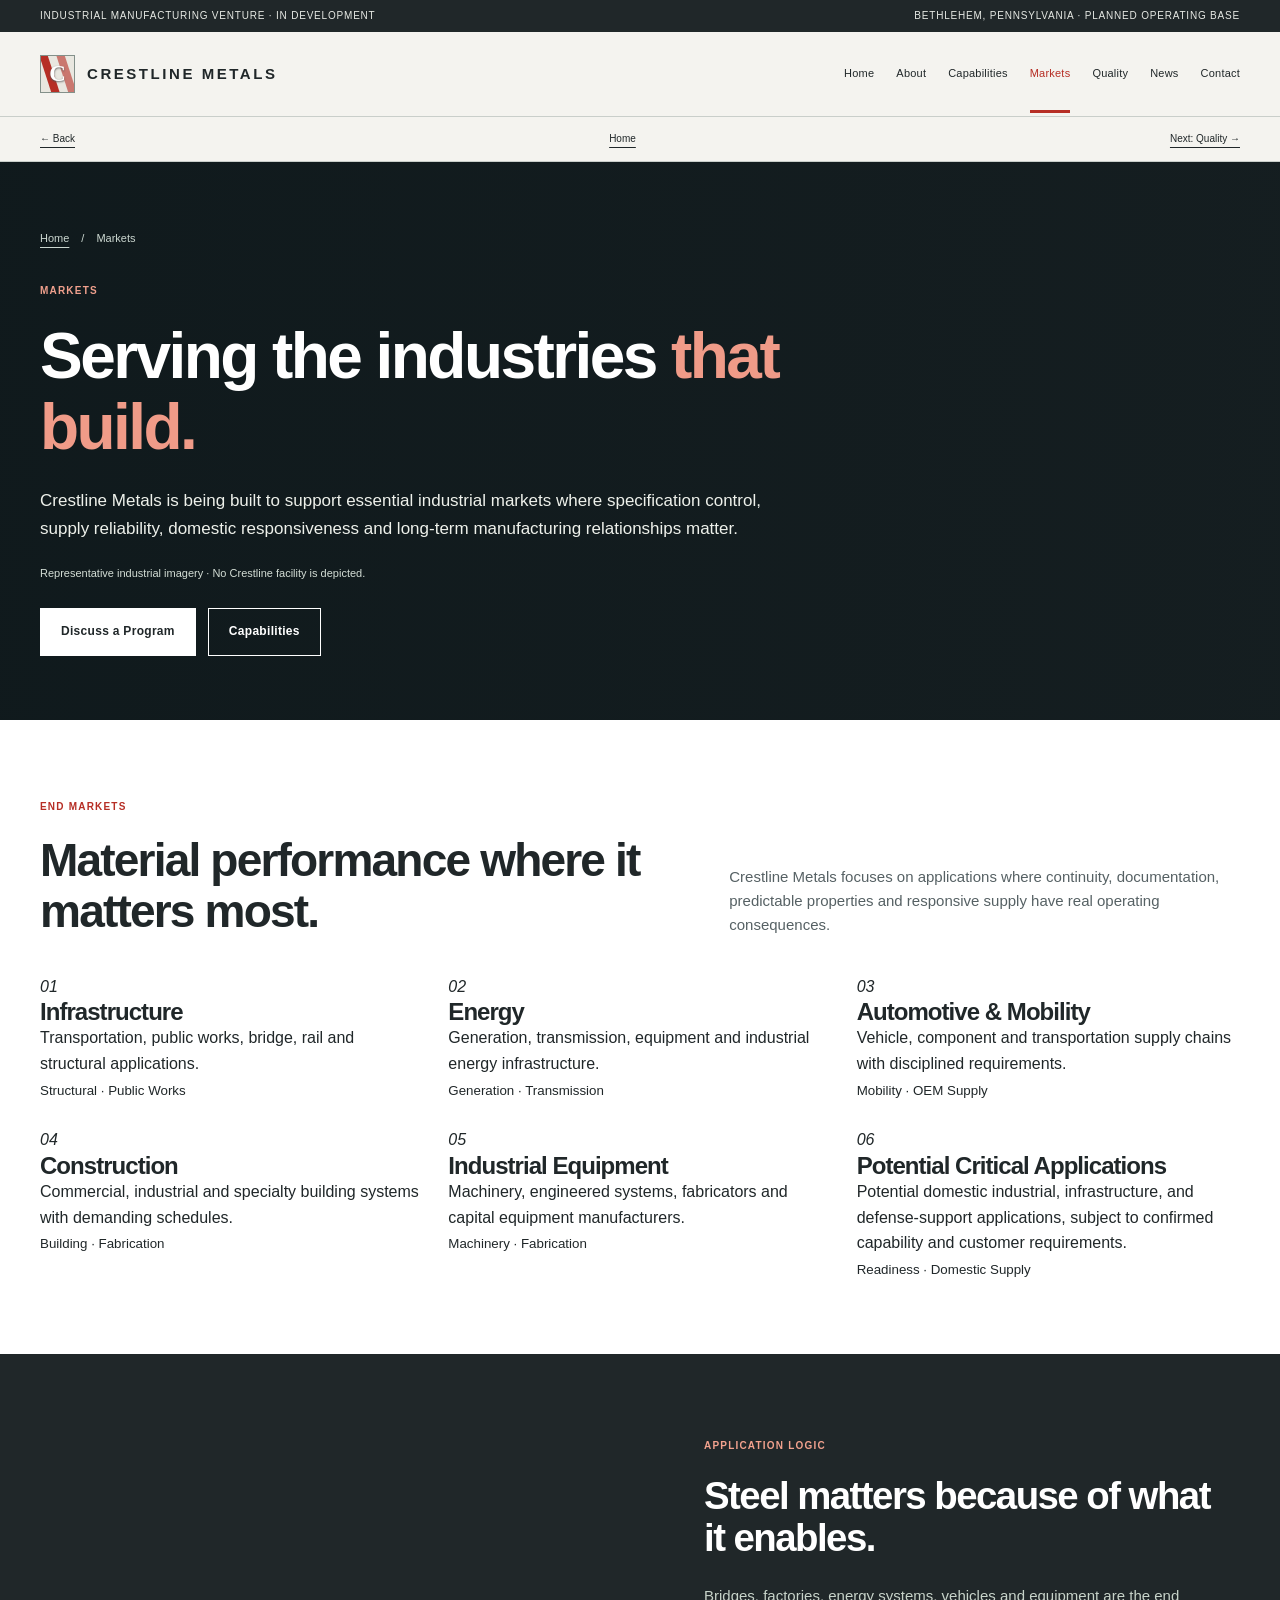
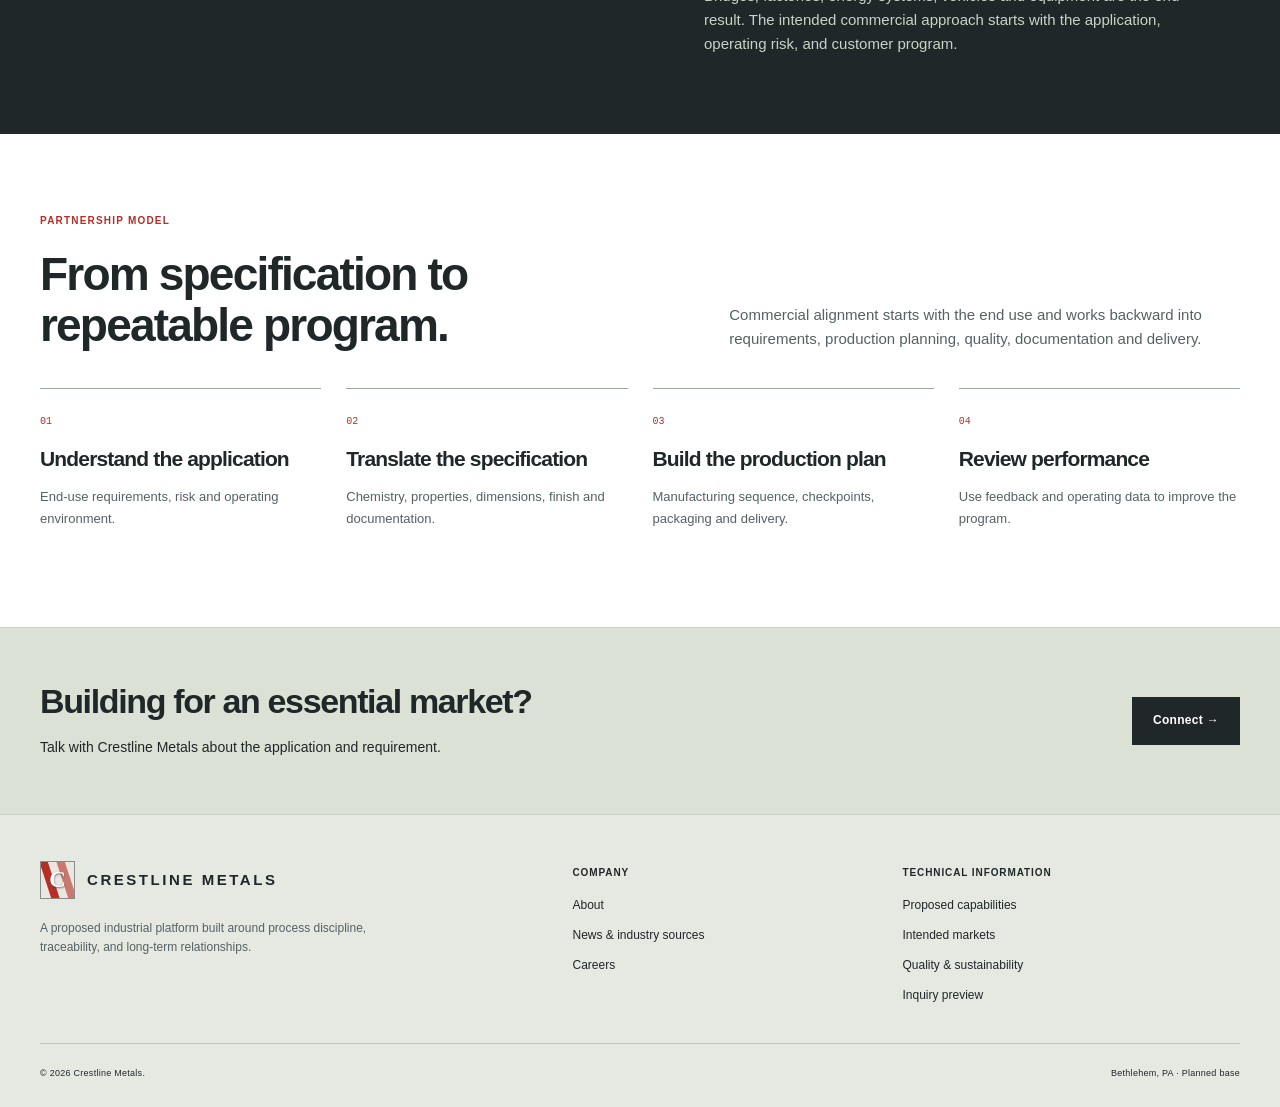
<file: markets.html>
<!doctype html><html lang='en'><head><meta charset='utf-8'><meta name='viewport' content='width=device-width,initial-scale=1'><meta name="description" content="Intended industrial applications for Crestline Metals, subject to confirmed capability and customer requirements."><title>Markets | Crestline Metals</title><link rel='stylesheet' href='/styles.css'><link rel="canonical" href="https://crestlinemetals.josephjilovec.com/markets"><meta property="og:site_name" content="Crestline Metals"><meta property="og:type" content="website"><meta property="og:url" content="https://crestlinemetals.josephjilovec.com/markets"><link rel="icon" href="/assets/crestline-mark.svg" type="image/svg+xml"></head><body><a class="skip" href="#main">Skip to content</a><header class="site-header"><div class="stage-strip"><div class="wrap"><span>Industrial manufacturing venture · In development</span><span>Bethlehem, Pennsylvania · Planned operating base</span></div></div><div class="wrap nav"><a class="brand" href="/" aria-label="Crestline Metals home"><span class="mark" aria-hidden="true"><span>C</span></span><span class="brandtext"><strong>CRESTLINE METALS</strong></span></a><nav class="navlinks" aria-label="Main navigation"><a href="/">Home</a><a href="/about">About</a><a href="/capabilities">Capabilities</a><a href="/markets" aria-current="page">Markets</a><a href="/quality">Quality</a><a href="/news">News</a><a href="/contact">Contact</a></nav><button class="menu" id="menu" type="button" aria-expanded="false" aria-controls="mobilepanel">Menu <span aria-hidden="true">+</span></button></div><nav class="mobilepanel" id="mobilepanel" aria-label="Mobile navigation" hidden><a href="/">Home</a><a href="/about">About</a><a href="/capabilities">Capabilities</a><a href="/markets" aria-current="page">Markets</a><a href="/quality">Quality</a><a href="/news">News</a><a href="/contact">Contact</a><a href="/careers">Careers</a></nav></header><div class='backbar'><div class='wrap'><a href='/' onclick='if(history.length>1){event.preventDefault();history.back()}'>← Back</a><a href='/'>Home</a><a href='/quality'>Next: Quality →</a></div></div><main id="main"><section class='hero page'><div class='hero-bg' aria-hidden='true' style="background-image:url('https://images.pexels.com/photos/18303242/pexels-photo-18303242.jpeg?auto=compress&cs=tinysrgb&w=1400')"></div><div class='hero-grid'></div><div class='wrap hero-inner'><div class='breadcrumb'><a href='/'>Home</a><span>/</span><span>Markets</span></div><span class='eyebrow'>Markets</span><h1>Serving the industries <span>that build.</span></h1><p class='lead'>Crestline Metals is being built to support essential industrial markets where specification control, supply reliability, domestic responsiveness and long-term manufacturing relationships matter.</p><p class='image-note'>Representative industrial imagery · No Crestline facility is depicted.</p><div class='hero-actions'><a class='btn white' href='/contact'>Discuss a Program</a><a class='btn outline' href='/capabilities'>Capabilities</a></div></div></section><section class='section white'><div class='wrap'><div class='section-head'><div><span class='eyebrow'>End Markets</span><h2>Material performance where it matters most.</h2></div><p>Crestline Metals focuses on applications where continuity, documentation, predictable properties and responsive supply have real operating consequences.</p></div><div class='marketgrid'><article class='market'><em>01</em><h3>Infrastructure</h3><p>Transportation, public works, bridge, rail and structural applications.</p><small>Structural · Public Works</small></article><article class='market'><em>02</em><h3>Energy</h3><p>Generation, transmission, equipment and industrial energy infrastructure.</p><small>Generation · Transmission</small></article><article class='market'><em>03</em><h3>Automotive & Mobility</h3><p>Vehicle, component and transportation supply chains with disciplined requirements.</p><small>Mobility · OEM Supply</small></article><article class='market'><em>04</em><h3>Construction</h3><p>Commercial, industrial and specialty building systems with demanding schedules.</p><small>Building · Fabrication</small></article><article class='market'><em>05</em><h3>Industrial Equipment</h3><p>Machinery, engineered systems, fabricators and capital equipment manufacturers.</p><small>Machinery · Fabrication</small></article><article class='market'><em>06</em><h3>Potential Critical Applications</h3><p>Potential domestic industrial, infrastructure, and defense-support applications, subject to confirmed capability and customer requirements.</p><small>Readiness · Domestic Supply</small></article></div></div></section><section class='split dark'><div class='split-image' role='img' aria-label='Representative industrial imagery; not a Crestline facility' style="background-image:url('https://images.pexels.com/photos/13644275/pexels-photo-13644275.jpeg?auto=compress&cs=tinysrgb&w=1000')"></div><div class='split-copy'><span class='eyebrow'>Application Logic</span><h2>Steel matters because of what it enables.</h2><p>Bridges, factories, energy systems, vehicles and equipment are the end result. The intended commercial approach starts with the application, operating risk, and customer program.</p></div></section><section class='section white'><div class='wrap'><div class='section-head'><div><span class='eyebrow'>Partnership Model</span><h2>From specification to repeatable program.</h2></div><p>Commercial alignment starts with the end use and works backward into requirements, production planning, quality, documentation and delivery.</p></div><div class='grid4'><article class='card'><span class='num'>01</span><h3>Understand the application</h3><p>End-use requirements, risk and operating environment.</p></article><article class='card'><span class='num'>02</span><h3>Translate the specification</h3><p>Chemistry, properties, dimensions, finish and documentation.</p></article><article class='card'><span class='num'>03</span><h3>Build the production plan</h3><p>Manufacturing sequence, checkpoints, packaging and delivery.</p></article><article class='card'><span class='num'>04</span><h3>Review performance</h3><p>Use feedback and operating data to improve the program.</p></article></div></div></section></main><section class='final'><div class='wrap finalgrid'><div><h2>Building for an essential market?</h2><p>Talk with Crestline Metals about the application and requirement.</p></div><a class='btn dark' href='/contact'>Connect →</a></div></section><footer><div class="wrap"><div class="footergrid"><div class="footerbrand"><a class="brand" href="/"><span class="mark" aria-hidden="true"><span>C</span></span><span class="brandtext"><strong>CRESTLINE METALS</strong></span></a><p>A proposed industrial platform built around process discipline, traceability, and long-term relationships.</p></div><nav class="fcol" aria-label="Company links"><h2>Company</h2><a href="/about">About</a><a href="/news">News &amp; industry sources</a><a href="/careers">Careers</a></nav><nav class="fcol" aria-label="Technical links"><h2>Technical information</h2><a href="/capabilities">Proposed capabilities</a><a href="/markets">Intended markets</a><a href="/quality">Quality &amp; sustainability</a><a href="/contact">Inquiry preview</a></nav></div><div class="footerbottom"><span>© <span data-year>2026</span> Crestline Metals.</span><span>Bethlehem, PA · Planned base</span></div></div></footer><script src='/site.js'></script></body></html>
</file>
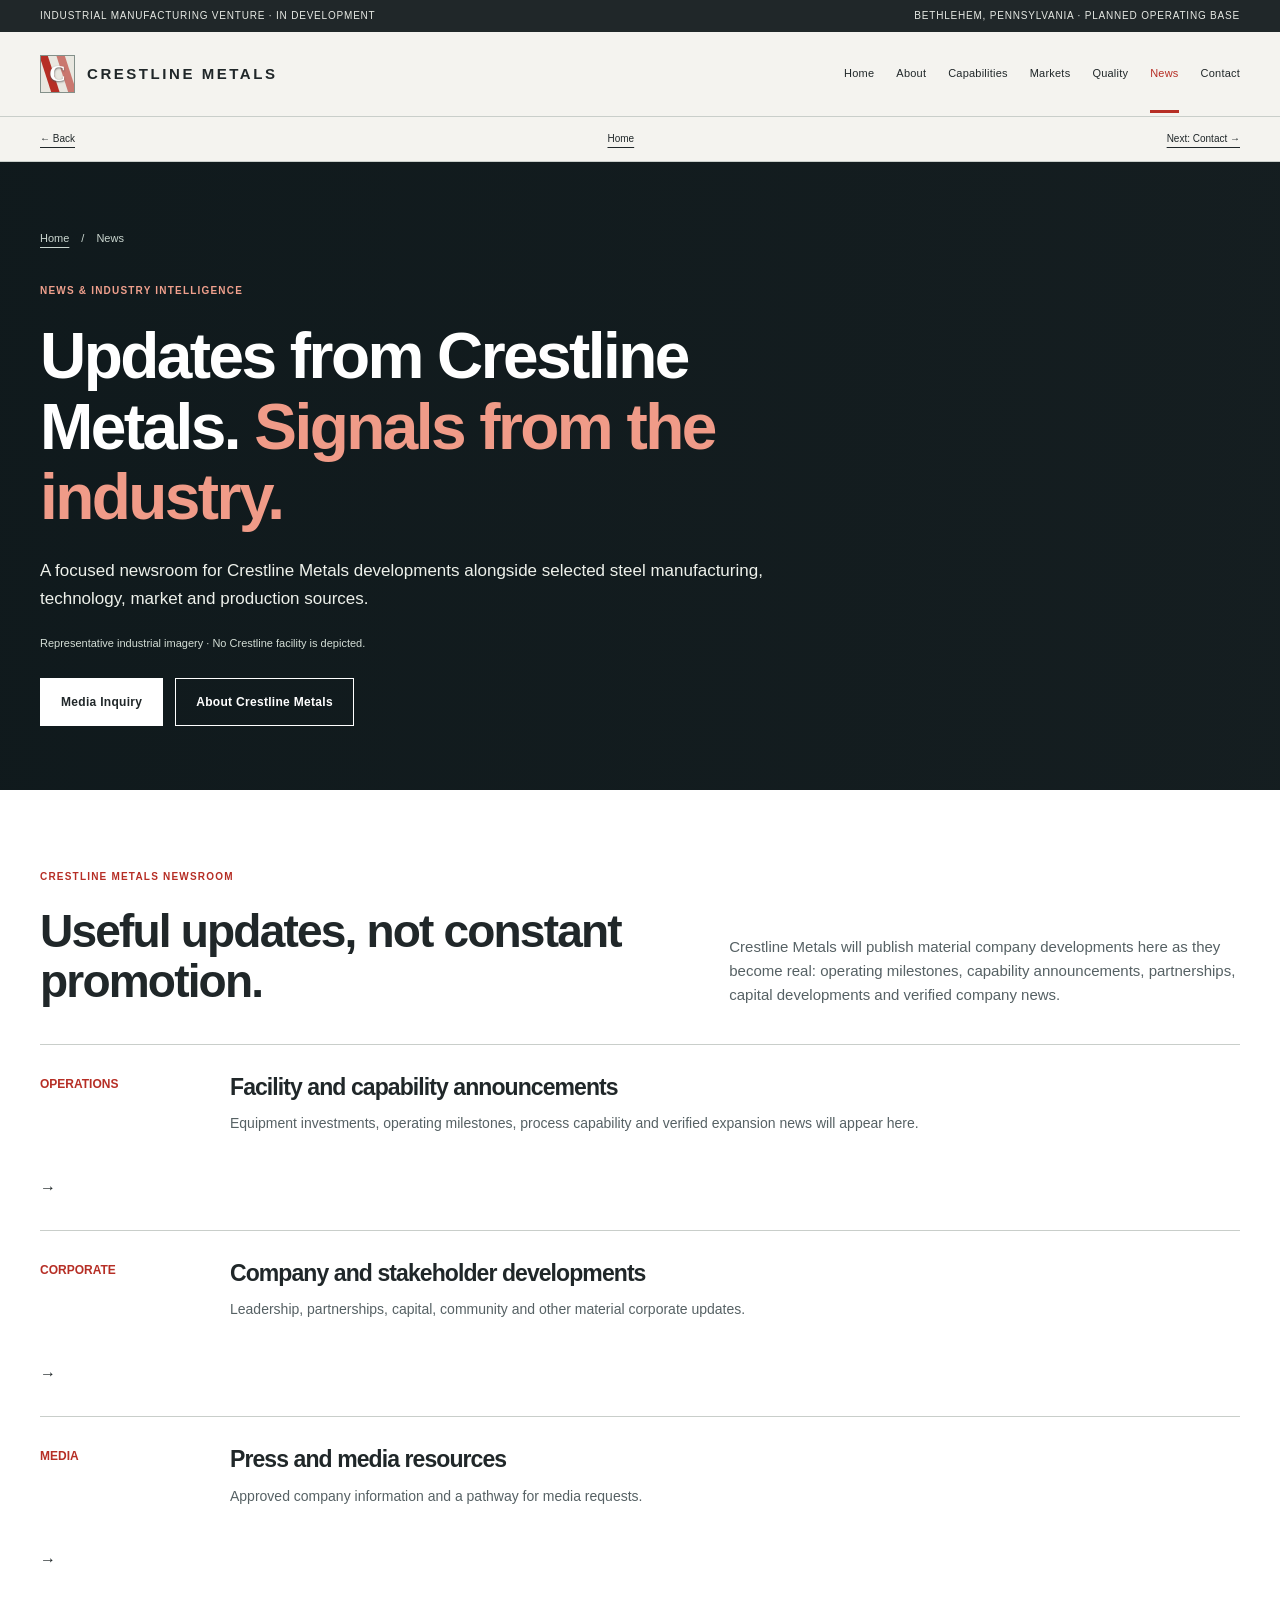
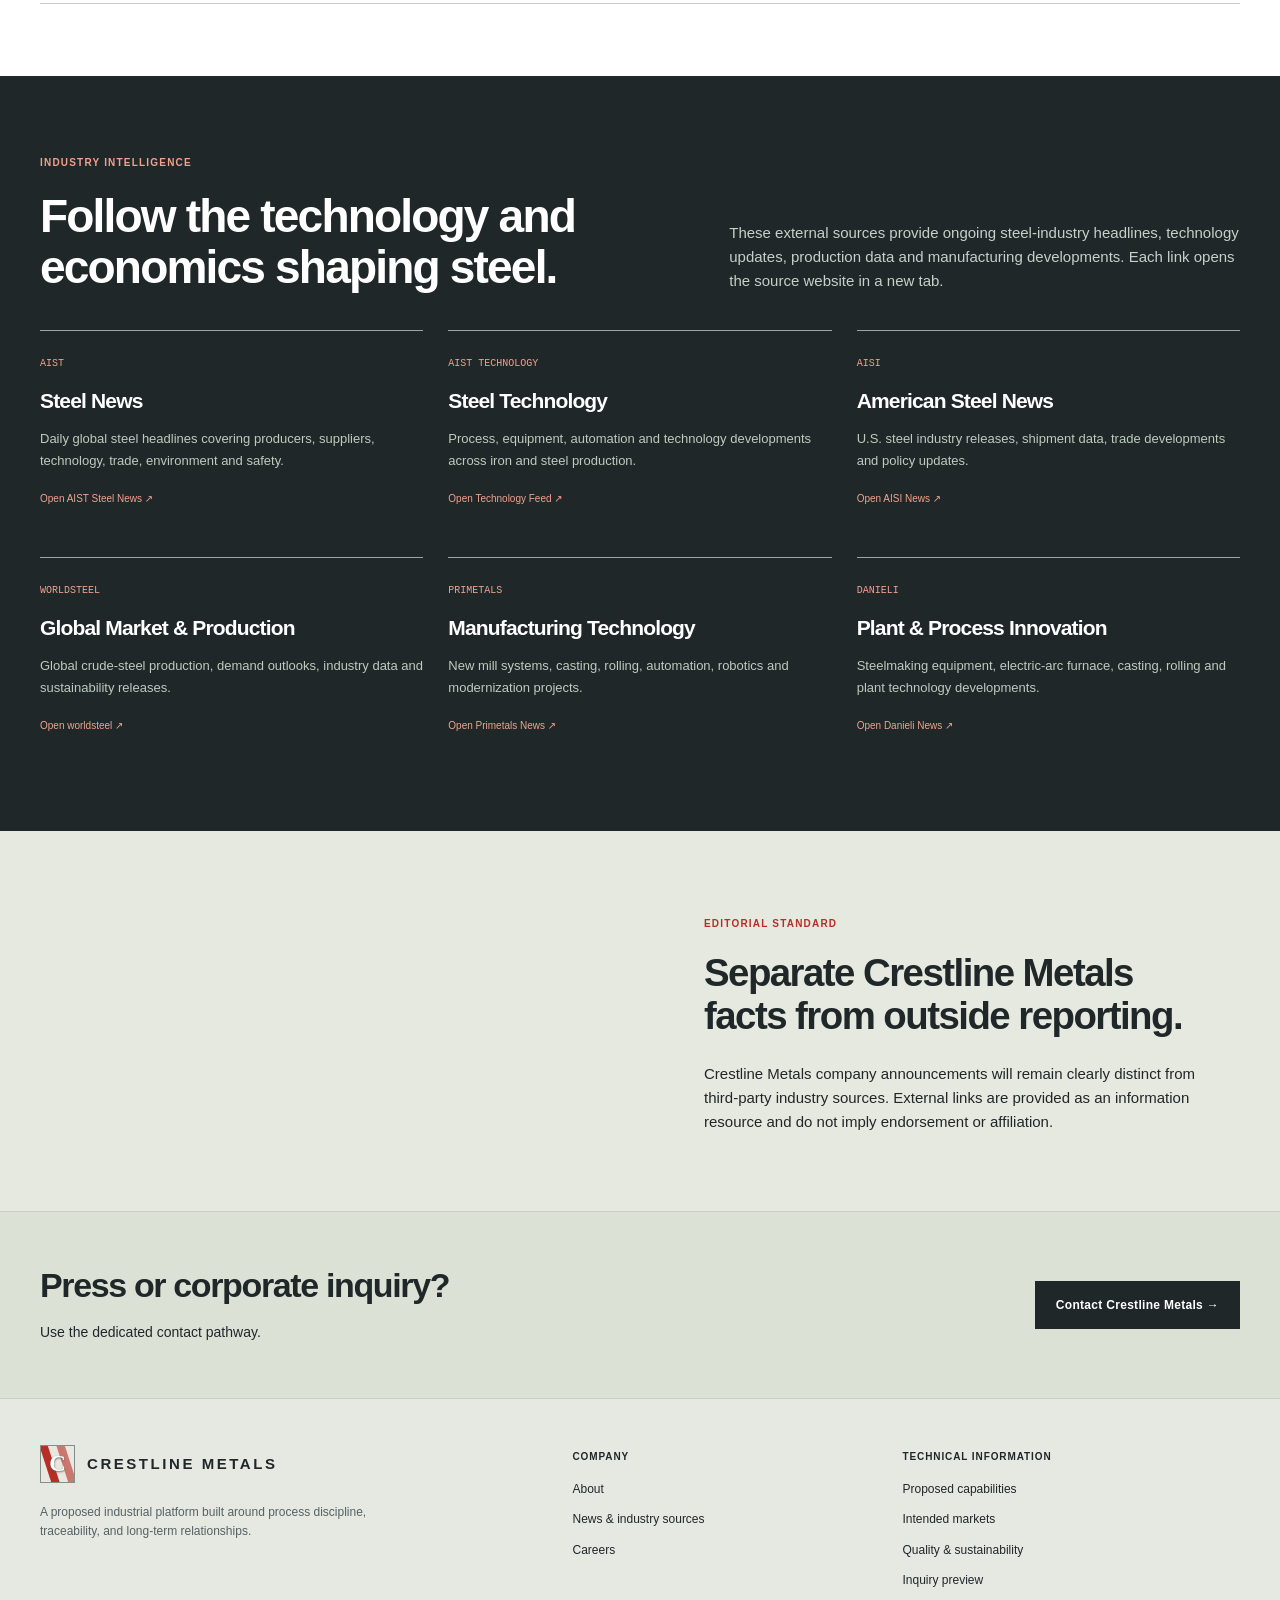
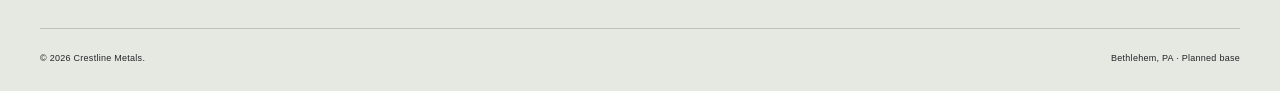
<file: news.html>
<!doctype html><html lang='en'><head><meta charset='utf-8'><meta name='viewport' content='width=device-width,initial-scale=1'><meta name="description" content="Future verified Crestline Metals announcements and clearly separated external steel-industry sources."><title>News & Industry Intelligence | Crestline Metals</title><link rel='stylesheet' href='/styles.css'><link rel="canonical" href="https://crestlinemetals.josephjilovec.com/news"><meta property="og:site_name" content="Crestline Metals"><meta property="og:type" content="website"><meta property="og:url" content="https://crestlinemetals.josephjilovec.com/news"><link rel="icon" href="/assets/crestline-mark.svg" type="image/svg+xml"></head><body><a class="skip" href="#main">Skip to content</a><header class="site-header"><div class="stage-strip"><div class="wrap"><span>Industrial manufacturing venture · In development</span><span>Bethlehem, Pennsylvania · Planned operating base</span></div></div><div class="wrap nav"><a class="brand" href="/" aria-label="Crestline Metals home"><span class="mark" aria-hidden="true"><span>C</span></span><span class="brandtext"><strong>CRESTLINE METALS</strong></span></a><nav class="navlinks" aria-label="Main navigation"><a href="/">Home</a><a href="/about">About</a><a href="/capabilities">Capabilities</a><a href="/markets">Markets</a><a href="/quality">Quality</a><a href="/news" aria-current="page">News</a><a href="/contact">Contact</a></nav><button class="menu" id="menu" type="button" aria-expanded="false" aria-controls="mobilepanel">Menu <span aria-hidden="true">+</span></button></div><nav class="mobilepanel" id="mobilepanel" aria-label="Mobile navigation" hidden><a href="/">Home</a><a href="/about">About</a><a href="/capabilities">Capabilities</a><a href="/markets">Markets</a><a href="/quality">Quality</a><a href="/news" aria-current="page">News</a><a href="/contact">Contact</a><a href="/careers">Careers</a></nav></header><div class='backbar'><div class='wrap'><a href='/' onclick='if(history.length>1){event.preventDefault();history.back()}'>← Back</a><a href='/'>Home</a><a href='/contact'>Next: Contact →</a></div></div><main id="main"><section class='hero page'><div class='hero-bg' aria-hidden='true' style="background-image:url('https://images.pexels.com/photos/11765539/pexels-photo-11765539.jpeg?auto=compress&cs=tinysrgb&w=1400')"></div><div class='hero-grid'></div><div class='wrap hero-inner'><div class='breadcrumb'><a href='/'>Home</a><span>/</span><span>News</span></div><span class='eyebrow'>News & Industry Intelligence</span><h1>Updates from Crestline Metals. <span>Signals from the industry.</span></h1><p class='lead'>A focused newsroom for Crestline Metals developments alongside selected steel manufacturing, technology, market and production sources.</p><p class='image-note'>Representative industrial imagery · No Crestline facility is depicted.</p><div class='hero-actions'><a class='btn white' href='/contact'>Media Inquiry</a><a class='btn outline' href='/about'>About Crestline Metals</a></div></div></section><section class='section white'><div class='wrap'><div class='section-head'><div><span class='eyebrow'>Crestline Metals Newsroom</span><h2>Useful updates, not constant promotion.</h2></div><p>Crestline Metals will publish material company developments here as they become real: operating milestones, capability announcements, partnerships, capital developments and verified company news.</p></div><div class='newslist'><article class='newsrow'><time>OPERATIONS</time><div><h3>Facility and capability announcements</h3><p>Equipment investments, operating milestones, process capability and verified expansion news will appear here.</p></div><span>→</span></article><article class='newsrow'><time>CORPORATE</time><div><h3>Company and stakeholder developments</h3><p>Leadership, partnerships, capital, community and other material corporate updates.</p></div><span>→</span></article><article class='newsrow'><time>MEDIA</time><div><h3>Press and media resources</h3><p>Approved company information and a pathway for media requests.</p></div><span>→</span></article></div></div></section><section class='section dark'><div class='wrap'><div class='section-head'><div><span class='eyebrow'>Industry Intelligence</span><h2>Follow the technology and economics shaping steel.</h2></div><p>These external sources provide ongoing steel-industry headlines, technology updates, production data and manufacturing developments. Each link opens the source website in a new tab.</p></div><div class='marketgrid'><a class='card' href='https://www.aist.org/steel-news' target='_blank' rel='noopener noreferrer'><span class='num'>AIST</span><h3>Steel News</h3><p>Daily global steel headlines covering producers, suppliers, technology, trade, environment and safety.</p><small>Open AIST Steel News ↗</small></a><a class='card' href='https://www.aist.org/steel-news?category=Technology&topcat=true' target='_blank' rel='noopener noreferrer'><span class='num'>AIST TECHNOLOGY</span><h3>Steel Technology</h3><p>Process, equipment, automation and technology developments across iron and steel production.</p><small>Open Technology Feed ↗</small></a><a class='card' href='https://www.steel.org/news/' target='_blank' rel='noopener noreferrer'><span class='num'>AISI</span><h3>American Steel News</h3><p>U.S. steel industry releases, shipment data, trade developments and policy updates.</p><small>Open AISI News ↗</small></a><a class='card' href='https://worldsteel.org/media/press-releases/2026/' target='_blank' rel='noopener noreferrer'><span class='num'>WORLDSTEEL</span><h3>Global Market & Production</h3><p>Global crude-steel production, demand outlooks, industry data and sustainability releases.</p><small>Open worldsteel ↗</small></a><a class='card' href='https://www.primetals.com/en/news/' target='_blank' rel='noopener noreferrer'><span class='num'>PRIMETALS</span><h3>Manufacturing Technology</h3><p>New mill systems, casting, rolling, automation, robotics and modernization projects.</p><small>Open Primetals News ↗</small></a><a class='card' href='https://www.danieli.com/en/' target='_blank' rel='noopener noreferrer'><span class='num'>DANIELI</span><h3>Plant & Process Innovation</h3><p>Steelmaking equipment, electric-arc furnace, casting, rolling and plant technology developments.</p><small>Open Danieli News ↗</small></a></div></div></section><section class='split'><div class='split-image' role='img' aria-label='Representative industrial imagery; not a Crestline facility' style="background-image:url('https://images.pexels.com/photos/35082106/pexels-photo-35082106.jpeg?auto=compress&cs=tinysrgb&w=1000')"></div><div class='split-copy'><span class='eyebrow'>Editorial Standard</span><h2>Separate Crestline Metals facts from outside reporting.</h2><p>Crestline Metals company announcements will remain clearly distinct from third-party industry sources. External links are provided as an information resource and do not imply endorsement or affiliation.</p></div></section></main><section class='final'><div class='wrap finalgrid'><div><h2>Press or corporate inquiry?</h2><p>Use the dedicated contact pathway.</p></div><a class='btn dark' href='/contact'>Contact Crestline Metals →</a></div></section><footer><div class="wrap"><div class="footergrid"><div class="footerbrand"><a class="brand" href="/"><span class="mark" aria-hidden="true"><span>C</span></span><span class="brandtext"><strong>CRESTLINE METALS</strong></span></a><p>A proposed industrial platform built around process discipline, traceability, and long-term relationships.</p></div><nav class="fcol" aria-label="Company links"><h2>Company</h2><a href="/about">About</a><a href="/news">News &amp; industry sources</a><a href="/careers">Careers</a></nav><nav class="fcol" aria-label="Technical links"><h2>Technical information</h2><a href="/capabilities">Proposed capabilities</a><a href="/markets">Intended markets</a><a href="/quality">Quality &amp; sustainability</a><a href="/contact">Inquiry preview</a></nav></div><div class="footerbottom"><span>© <span data-year>2026</span> Crestline Metals.</span><span>Bethlehem, PA · Planned base</span></div></div></footer><script src='/site.js'></script></body></html>
</file>
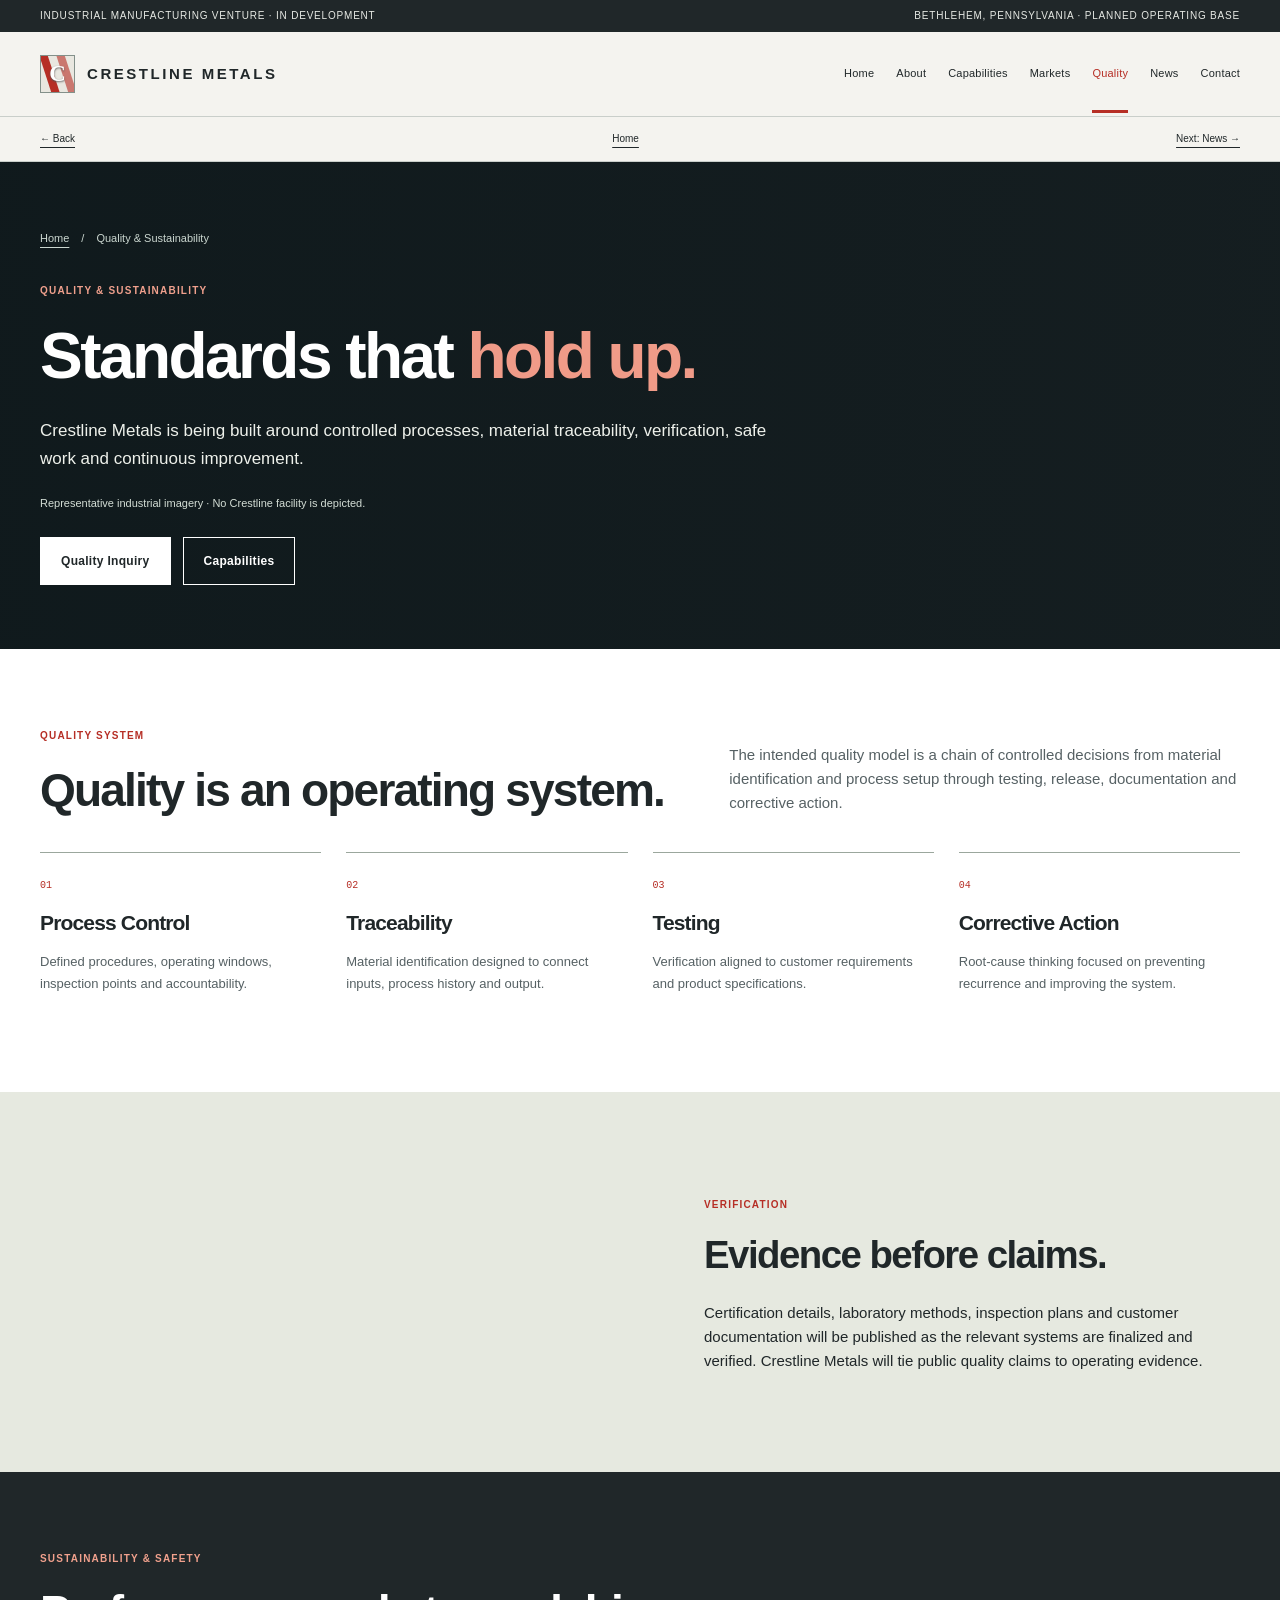
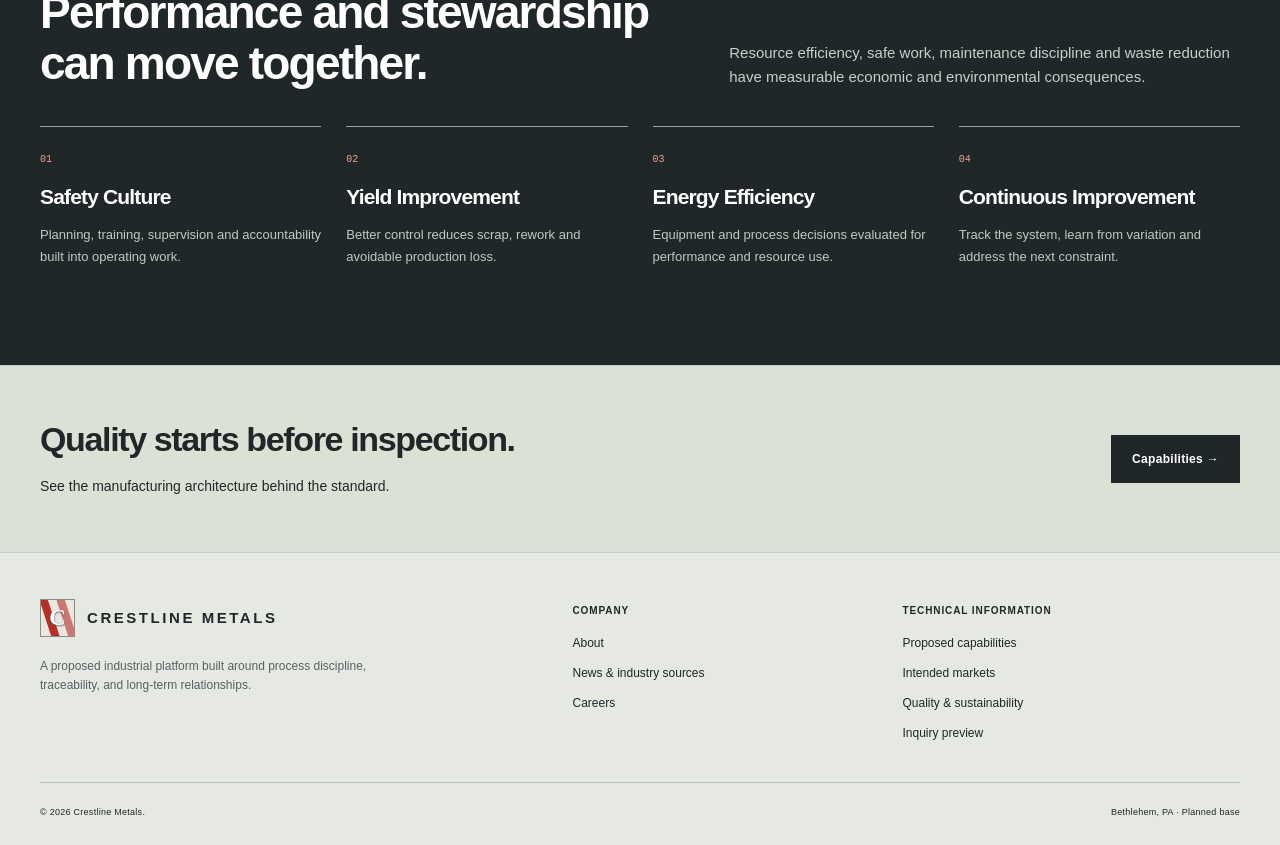
<file: quality.html>
<!doctype html><html lang='en'><head><meta charset='utf-8'><meta name='viewport' content='width=device-width,initial-scale=1'><meta name="description" content="Proposed quality, inspection, traceability, safety, and sustainability priorities for Crestline Metals."><title>Quality & Sustainability | Crestline Metals</title><link rel='stylesheet' href='/styles.css'><link rel="canonical" href="https://crestlinemetals.josephjilovec.com/quality"><meta property="og:site_name" content="Crestline Metals"><meta property="og:type" content="website"><meta property="og:url" content="https://crestlinemetals.josephjilovec.com/quality"><link rel="icon" href="/assets/crestline-mark.svg" type="image/svg+xml"></head><body><a class="skip" href="#main">Skip to content</a><header class="site-header"><div class="stage-strip"><div class="wrap"><span>Industrial manufacturing venture · In development</span><span>Bethlehem, Pennsylvania · Planned operating base</span></div></div><div class="wrap nav"><a class="brand" href="/" aria-label="Crestline Metals home"><span class="mark" aria-hidden="true"><span>C</span></span><span class="brandtext"><strong>CRESTLINE METALS</strong></span></a><nav class="navlinks" aria-label="Main navigation"><a href="/">Home</a><a href="/about">About</a><a href="/capabilities">Capabilities</a><a href="/markets">Markets</a><a href="/quality" aria-current="page">Quality</a><a href="/news">News</a><a href="/contact">Contact</a></nav><button class="menu" id="menu" type="button" aria-expanded="false" aria-controls="mobilepanel">Menu <span aria-hidden="true">+</span></button></div><nav class="mobilepanel" id="mobilepanel" aria-label="Mobile navigation" hidden><a href="/">Home</a><a href="/about">About</a><a href="/capabilities">Capabilities</a><a href="/markets">Markets</a><a href="/quality" aria-current="page">Quality</a><a href="/news">News</a><a href="/contact">Contact</a><a href="/careers">Careers</a></nav></header><div class='backbar'><div class='wrap'><a href='/' onclick='if(history.length>1){event.preventDefault();history.back()}'>← Back</a><a href='/'>Home</a><a href='/news'>Next: News →</a></div></div><main id="main"><section class='hero page'><div class='hero-bg' aria-hidden='true' style="background-image:url('https://images.pexels.com/photos/19895881/pexels-photo-19895881.jpeg?auto=compress&cs=tinysrgb&w=1400')"></div><div class='hero-grid'></div><div class='wrap hero-inner'><div class='breadcrumb'><a href='/'>Home</a><span>/</span><span>Quality & Sustainability</span></div><span class='eyebrow'>Quality & Sustainability</span><h1>Standards that <span>hold up.</span></h1><p class='lead'>Crestline Metals is being built around controlled processes, material traceability, verification, safe work and continuous improvement.</p><p class='image-note'>Representative industrial imagery · No Crestline facility is depicted.</p><div class='hero-actions'><a class='btn white' href='/contact'>Quality Inquiry</a><a class='btn outline' href='/capabilities'>Capabilities</a></div></div></section><section class='section white'><div class='wrap'><div class='section-head'><div><span class='eyebrow'>Quality System</span><h2>Quality is an operating system.</h2></div><p>The intended quality model is a chain of controlled decisions from material identification and process setup through testing, release, documentation and corrective action.</p></div><div class='grid4'><article class='card'><span class='num'>01</span><h3>Process Control</h3><p>Defined procedures, operating windows, inspection points and accountability.</p></article><article class='card'><span class='num'>02</span><h3>Traceability</h3><p>Material identification designed to connect inputs, process history and output.</p></article><article class='card'><span class='num'>03</span><h3>Testing</h3><p>Verification aligned to customer requirements and product specifications.</p></article><article class='card'><span class='num'>04</span><h3>Corrective Action</h3><p>Root-cause thinking focused on preventing recurrence and improving the system.</p></article></div></div></section><section class='split'><div class='split-image' role='img' aria-label='Representative industrial imagery; not a Crestline facility' style="background-image:url('https://images.pexels.com/photos/32845674/pexels-photo-32845674.jpeg?auto=compress&cs=tinysrgb&w=1000')"></div><div class='split-copy'><span class='eyebrow'>Verification</span><h2>Evidence before claims.</h2><p>Certification details, laboratory methods, inspection plans and customer documentation will be published as the relevant systems are finalized and verified. Crestline Metals will tie public quality claims to operating evidence.</p></div></section><section class='section dark'><div class='wrap'><div class='section-head'><div><span class='eyebrow'>Sustainability & Safety</span><h2>Performance and stewardship can move together.</h2></div><p>Resource efficiency, safe work, maintenance discipline and waste reduction have measurable economic and environmental consequences.</p></div><div class='grid4'><article class='card'><span class='num'>01</span><h3>Safety Culture</h3><p>Planning, training, supervision and accountability built into operating work.</p></article><article class='card'><span class='num'>02</span><h3>Yield Improvement</h3><p>Better control reduces scrap, rework and avoidable production loss.</p></article><article class='card'><span class='num'>03</span><h3>Energy Efficiency</h3><p>Equipment and process decisions evaluated for performance and resource use.</p></article><article class='card'><span class='num'>04</span><h3>Continuous Improvement</h3><p>Track the system, learn from variation and address the next constraint.</p></article></div></div></section></main><section class='final'><div class='wrap finalgrid'><div><h2>Quality starts before inspection.</h2><p>See the manufacturing architecture behind the standard.</p></div><a class='btn dark' href='/capabilities'>Capabilities →</a></div></section><footer><div class="wrap"><div class="footergrid"><div class="footerbrand"><a class="brand" href="/"><span class="mark" aria-hidden="true"><span>C</span></span><span class="brandtext"><strong>CRESTLINE METALS</strong></span></a><p>A proposed industrial platform built around process discipline, traceability, and long-term relationships.</p></div><nav class="fcol" aria-label="Company links"><h2>Company</h2><a href="/about">About</a><a href="/news">News &amp; industry sources</a><a href="/careers">Careers</a></nav><nav class="fcol" aria-label="Technical links"><h2>Technical information</h2><a href="/capabilities">Proposed capabilities</a><a href="/markets">Intended markets</a><a href="/quality">Quality &amp; sustainability</a><a href="/contact">Inquiry preview</a></nav></div><div class="footerbottom"><span>© <span data-year>2026</span> Crestline Metals.</span><span>Bethlehem, PA · Planned base</span></div></div></footer><script src='/site.js'></script></body></html>
</file>
<file: styles.css>
:root{--ink:#202729;--muted:#566164;--red:#b62e25;--paper:#f4f3ef;--white:#fff;--line:#c9ceca;--dark:#202729;--max:1260px}*{box-sizing:border-box}html{scroll-behavior:smooth;scroll-padding-top:130px}body{margin:0;background:var(--paper);color:var(--ink);font:16px/1.6 "Arial",ui-sans-serif,system-ui,sans-serif;-webkit-font-smoothing:antialiased}a{color:inherit;text-underline-offset:5px}button,input,select,textarea{font:inherit}button{cursor:pointer}img{display:block;max-width:100%;height:auto}h1,h2,h3,h4,p,figure{margin:0}h1,h2,h3,h4{line-height:1.1;font-weight:700;letter-spacing:-.04em}h1{font-size:clamp(46px,5.5vw,78px)}h2{font-size:clamp(34px,3.6vw,52px)}h3{font-size:24px}p+p{margin-top:18px}.wrap{width:min(calc(100% - 80px),var(--max));margin-inline:auto}a:focus-visible,button:focus-visible,select:focus-visible,input:focus-visible,textarea:focus-visible,summary:focus-visible,[tabindex="-1"]:focus-visible{outline:3px solid var(--red);outline-offset:5px}[hidden]{display:none!important}::selection{background:#eac1b7;color:#202729}.skip{position:fixed;top:8px;left:15px;transform:translateY(-170%);z-index:100;background:#fff;border:2px solid var(--red);padding:10px 15px}.skip:focus{transform:translateY(0)}.site-header{position:sticky;top:0;background:var(--paper);z-index:20;border-bottom:1px solid var(--line)}.stage-strip{background:var(--ink);color:#e6e9e4;font-size:9px;letter-spacing:.08em;text-transform:uppercase}.stage-strip>.wrap{display:flex;justify-content:space-between;gap:20px;padding-block:9px;line-height:1.4}.nav{display:flex;justify-content:space-between;gap:25px;align-items:center;min-height:84px}.brand{display:flex;gap:12px;align-items:center;text-decoration:none;color:var(--ink);flex-shrink:0}.brandtext strong{display:block;font-size:15px;font-weight:800;letter-spacing:.17em}.mark{position:relative;display:grid;place-items:center;width:35px;height:38px;background:#e9e7e0;border:1px solid #83908a;overflow:hidden;isolation:isolate;font-family:Georgia,serif;font-size:23px;font-weight:700}.mark:before,.mark:after{content:"";width:8px;height:55px;position:absolute;z-index:-1;background:var(--red);transform:rotate(-18deg);top:-8px}.mark:before{left:5px}.mark:after{right:3px;opacity:.6}.mark span{color:#fff;text-shadow:0 1px 2px #555}.navlinks{display:flex;gap:22px;align-items:center;font-size:11px;letter-spacing:.02em}.navlinks a{text-decoration:none;padding-block:30px;position:relative}.navlinks a:hover,.navlinks a[aria-current=page]{color:var(--red)}.navlinks a[aria-current=page]:after{content:"";position:absolute;bottom:0;left:0;right:0;height:3px;background:var(--red)}.menu{display:none}.mobilepanel{padding:8px 24px 20px;max-height:70vh;overflow:auto}.mobilepanel a{display:block;text-decoration:none;padding:10px 0;border-top:1px solid var(--line);font-size:14px}.btn{display:inline-flex;align-items:center;justify-content:space-between;gap:25px;min-height:48px;padding:13px 20px;border:1px solid transparent;font-size:12px;font-weight:700;line-height:1.4;text-decoration:none;letter-spacing:.025em}.btn.red{background:var(--red);color:#fff}.btn.red:hover{background:#96251e}.btn.dark{background:var(--ink);color:#fff}.btn.dark:hover{background:#384345}.btn.white{background:#fff;color:var(--ink)}.btn.outline{border-color:currentColor;background:transparent;color:inherit}.btn span{font-size:21px;font-weight:400;line-height:1}.under-link{font-size:13px;font-weight:600}.brief-link{font-size:10px;color:var(--muted);display:block;width:fit-content;margin-top:24px}.eyebrow,.section-label{font-size:10px;font-weight:700;line-height:1.7;text-transform:uppercase;letter-spacing:.12em;color:var(--red)}.material-hero{display:grid;grid-template-columns:.9fr 1.1fr;padding-top:44px;padding-bottom:45px;gap:55px;align-items:center}.material-copy h1{margin:23px 0 28px;font-size:clamp(46px,5.1vw,73px);line-height:1.02;letter-spacing:-.055em}.material-copy h1 span{color:var(--red)}.lead{font-size:19px;line-height:1.65;max-width:630px}.material-copy .lead{font-size:17px;max-width:440px;color:#475357}.material-copy .btn{margin-top:28px}.material-copy>.under-link{display:block;margin-top:18px;font-size:12px;width:fit-content}.material-photo{align-self:stretch;display:flex;flex-direction:column;min-height:540px;background:var(--ink)}.material-photo img{flex:1;width:100%;height:460px;object-fit:cover;object-position:54% 50%}.material-photo figcaption{display:flex;justify-content:space-between;gap:16px;background:var(--ink);color:#d6dfdc;padding:13px 16px;font-size:9px;line-height:1.5}.material-photo figcaption span:first-child{text-transform:uppercase;letter-spacing:.07em;flex-shrink:0;color:#fff}.development-band{border-block:1px solid var(--line);background:#e9ebe5}.development-band>.wrap{display:grid;grid-template-columns:1.2fr 1fr 1fr}.development-band .wrap>div{padding:22px 24px;border-right:1px solid var(--line)}.development-band .wrap>div:first-child{padding-left:0}.development-band .wrap>div:last-child{border:0}.development-band span{display:block;font-size:9px;text-transform:uppercase;letter-spacing:.12em;color:var(--muted);margin-bottom:7px}.development-band strong{font-size:14px;font-weight:600}.requirements-section{padding-block:86px}.requirements-intro{display:grid;grid-template-columns:1.1fr .9fr;gap:85px;margin:22px 0 42px;align-items:end}.requirements-intro p{font-size:16px;color:var(--muted)}.requirement-topics{display:grid;grid-template-columns:repeat(3,1fr);gap:34px;margin:0}.requirement-topics>div{border-top:2px solid #8c9a93;padding-top:21px}.requirement-topics dt{font-size:17px;font-weight:700}.requirement-topics dd{font-size:14px;color:var(--muted);margin:12px 0 0}.route-section{padding-block:85px;background:#e7e9e3;border-block:1px solid var(--line)}.route-grid{display:grid;grid-template-columns:.85fr 1.15fr;gap:100px}.route-grid h2{margin:18px 0 26px}.route-grid>div>p:not(.section-label){font-size:15px;color:var(--muted)}.scope-note{font-size:11px!important;line-height:1.65;color:var(--muted);margin-top:22px!important}.route-grid .under-link{display:inline-block;margin-top:25px}.process-route{border-top:1px solid #8e9a92}.process-route details{border-bottom:1px solid #9eaaa1}.process-route summary{display:grid;grid-template-columns:34px 1fr 18px;gap:14px;align-items:start;list-style:none;cursor:pointer;padding:24px 0}.process-route summary::-webkit-details-marker{display:none}.route-number{font-size:11px;color:var(--red);padding-top:5px}.process-route summary strong{display:block;font-size:26px;font-weight:600;line-height:1.2;letter-spacing:-.025em}.process-route summary small{display:block;font-size:11px;color:var(--muted);margin-top:7px}.expand{font-size:25px;line-height:1}.process-route details[open] .expand{transform:rotate(45deg)}.process-route details>div{padding:0 30px 23px 48px;font-size:14px;color:#40514b}.process-route dl{border-left:2px solid #9bac9b;padding-left:16px;margin:20px 0 0}.process-route dt{font-size:9px;text-transform:uppercase;letter-spacing:.1em}.process-route dd{font-size:12px;margin:8px 0 0}.trace-section{display:grid;grid-template-columns:.85fr 1.15fr;gap:100px;padding-block:90px;align-items:center}.trace-intro h2{margin:18px 0 25px}.trace-intro p:not(.section-label){font-size:15px;color:var(--muted)}.trace-intro .under-link{display:inline-block;margin-top:25px}.traveler{background:#fff;border:1px solid #b3bbb4;padding:30px;box-shadow:9px 9px 0 #e1e5dc;font-family:Arial,sans-serif}.traveler-head{display:flex;justify-content:space-between;gap:18px;font:10px/1.5 ui-monospace,monospace;padding-bottom:19px;border-bottom:1px solid #bec6bd}.status-tag{color:#804520;border:1px solid #c9ae8c;background:#f8f0de;padding:3px 7px;font-size:9px}.traveler h3{font-size:29px;letter-spacing:-.03em;margin:24px 0 9px}.traveler-subtitle{font-size:11px;color:var(--muted)}.traveler dl{margin:25px 0}.traveler dl>div{display:grid;grid-template-columns:.8fr 1.2fr;gap:25px;padding:16px 0;border-top:1px solid #d2d8d1}.traveler dt{font-size:11px;font-weight:700}.traveler dd{font-size:12px;color:#59665d;margin:0}.traveler-note{font-size:10px;border-top:1px solid #bec6bd;padding-top:16px;color:#5d665f}.buyer-section{background:var(--ink);color:#dfe4de;padding-block:85px}.buyer-grid{display:grid;grid-template-columns:.85fr 1.15fr;gap:100px}.buyer-section .section-label{color:#f0a08d}.buyer-section h2{color:#fff;margin:18px 0 28px}.buyer-section p{font-size:15px}.buyer-section .scope-note{color:#bec8c0}.buyer-workspace{background:#fff;color:var(--ink);padding:30px}.buyer-workspace form{display:grid;gap:22px}.field label{display:block;font-size:12px;font-weight:700;margin-bottom:9px}.field label span{font-weight:400;color:var(--muted);font-size:10px}.field input,.field select,.field textarea{display:block;width:100%;min-height:48px;padding:12px;border:1px solid #8d9c90;border-radius:0;color:var(--ink);background:#fff;font-size:15px}.field textarea{resize:vertical;min-height:100px}.buyer-workspace .btn{width:100%}.brief-result{border-top:1px dashed var(--line);margin-top:28px;padding-top:26px}.brief-result h3{margin-bottom:20px;font-size:24px}.brief-result label{display:block;font-size:10px;text-transform:uppercase;letter-spacing:.08em;color:#5a665e;margin-bottom:8px}.brief-result textarea{display:block;width:100%;font:12px/1.7 ui-monospace,monospace;color:var(--ink);background:#f0f2eb;border:1px solid #aab5a7;padding:13px;min-height:280px;resize:vertical}.brief-result #brief-status{font-size:11px;color:var(--muted);padding:12px 0}.brief-result .scope-note{font-size:10px!important;color:var(--muted);margin-top:14px!important}.technical-index{padding-block:80px;display:grid;grid-template-columns:.85fr 1.15fr;gap:100px}.technical-index h2{margin-top:18px}.technical-index nav{border-top:1px solid #9da89e}.technical-index nav a{display:flex;justify-content:space-between;align-items:center;gap:24px;text-decoration:none;border-bottom:1px solid var(--line);padding:22px 0;font-size:16px}.technical-index nav a:hover{color:var(--red)}footer{background:#e6e9e2;border-top:1px solid var(--line);padding:46px 0 26px}.footergrid{display:grid;grid-template-columns:1.4fr .8fr 1fr;gap:60px}.footerbrand p{font-size:12px;color:var(--muted);max-width:330px;margin-top:20px}.fcol h2{font-size:10px;letter-spacing:.09em;text-transform:uppercase;margin:6px 0 18px}.fcol a{display:block;width:fit-content;font-size:12px;text-decoration:none;margin-top:11px}.fcol a:hover{text-decoration:underline}.footerbottom{display:flex;justify-content:space-between;gap:20px;font-size:9px;letter-spacing:.03em;border-top:1px solid #bbc4ba;margin-top:38px;padding-top:22px}.footerbottom a{font-size:10px}.backbar{border-bottom:1px solid var(--line);font-size:10px}.backbar>.wrap{display:flex;justify-content:space-between;gap:20px;padding-block:14px}.hero.page{position:relative;isolation:isolate;color:#fff;overflow:hidden;background:var(--ink);padding:68px 0 64px}.hero-bg{position:absolute;inset:0;z-index:-2;background-position:center;background-size:cover}.hero.page:after{content:"";position:absolute;inset:0;z-index:-1;background:linear-gradient(90deg,rgba(15,25,28,.95),rgba(15,25,28,.66))}.hero-inner{position:relative}.hero.page h1{color:#fff;font-size:clamp(42px,5vw,68px);max-width:850px;margin:20px 0 25px}.hero.page h1 span{color:#f09b88}.hero .eyebrow{color:#f0a08d}.breadcrumb{display:flex;gap:12px;align-items:center;margin-bottom:28px;font-size:11px;color:#cbd7d0}.breadcrumb a{font-size:11px}.hero .lead{font-size:17px;max-width:750px;color:#eef1eb}.hero-actions{display:flex;gap:12px;flex-wrap:wrap;margin-top:26px}.image-note{font-size:10px;line-height:1.5;color:#d4ded6;margin-top:22px!important}.section{padding:72px 0}.section.white{background:#fff}.section.soft{background:#e9ece5}.section.dark{background:var(--ink);color:#d3ded5}.section.dark h2,.section.dark h3{color:#fff}.section.dark .eyebrow,.section.dark .num{color:#f1a18d}.section-head{display:grid;grid-template-columns:1.1fr .9fr;gap:65px;margin-bottom:37px;align-items:end}.section-head h2{margin-top:18px}.section-head>p{font-size:15px;color:var(--muted)}.dark .section-head>p{color:#c5d0c8}.grid4,.marketgrid{display:grid;grid-template-columns:repeat(4,minmax(0,1fr));gap:25px}.marketgrid{grid-template-columns:repeat(3,minmax(0,1fr))}.card{padding:25px 0;border-top:1px solid #9ba79d;text-decoration:none;display:block}.card .num{font:10px/1.5 ui-monospace,monospace;color:var(--red);display:block;margin-bottom:17px}.card h3{font-size:21px;line-height:1.2;margin:8px 0 15px}.card p{font-size:13px;line-height:1.7;color:var(--muted)}.dark .card p{color:#bdcbbf}.card small{font-size:10px;display:block;margin-top:19px;color:var(--red)}.dark .card small{color:#f2a28e}.card:hover{border-color:var(--red)}.statband{display:grid;grid-template-columns:repeat(4,minmax(0,1fr));gap:25px;border-top:1px solid var(--line);padding-top:25px}.stat strong{display:block;font-size:18px}.stat span{display:block;font-size:11px;color:var(--muted);margin-top:8px}.split{display:grid;grid-template-columns:1fr 1fr;min-height:380px;background:#e6e9e0}.split-image{min-height:360px;background-size:cover;background-position:center}.split-copy{padding:64px 10%;align-self:center}.split-copy h2{font-size:clamp(32px,3vw,46px);margin:18px 0 25px}.split-copy p{font-size:15px}.split.dark{background:var(--ink);color:#c7d3c9}.split.dark h2{color:#fff}.split.dark .eyebrow{color:#f2a28e}.principles{border-top:1px solid var(--line)}.principle{display:grid;grid-template-columns:50px 1fr;gap:20px;padding:25px 0;border-bottom:1px solid var(--line)}.principle i{font:12px/1.7 ui-monospace,monospace;color:var(--red)}.principle h3{font-size:23px;margin-bottom:10px}.principle p{font-size:14px;color:var(--muted)}.process{display:grid;grid-template-columns:repeat(4,minmax(0,1fr));gap:25px;border-top:1px solid #728477;padding-top:24px}.step b{display:block;color:#fff;font-size:16px}.step span{display:block;font-size:12px;color:#c4d0c5;margin-top:10px}.quote{border-left:3px solid var(--red);padding:10px 0 10px 30px}.quote blockquote{margin:0;font-size:clamp(24px,3vw,40px);line-height:1.4;letter-spacing:-.025em;max-width:1000px}.final{padding:55px 0;background:#dce1d6;border-top:1px solid var(--line)}.finalgrid{display:flex;align-items:center;justify-content:space-between;gap:45px}.final h2{font-size:34px}.final p{font-size:14px;margin-top:16px}.newslist{border-top:1px solid var(--line)}.newsrow{display:grid;grid-template-columns:150px 1fr;gap:40px;padding:30px 0;border-bottom:1px solid var(--line);text-decoration:none}.newsrow time{font-size:12px;color:var(--red);font-weight:700}.newsrow h3{font-size:23px;margin-bottom:12px}.newsrow p{font-size:14px;color:var(--muted)}.form-shell{display:grid;grid-template-columns:.9fr 1.1fr;gap:80px}.form-shell>div>p{font-size:15px}.contactcards{display:grid;gap:20px;margin-top:32px}.contactcard{border-top:1px solid #a4b39f;padding-top:15px}.contactcard strong{display:block;font-size:13px}.contactcard span{display:block;font-size:12px;color:var(--muted);margin-top:5px}.formgrid{display:grid;grid-template-columns:1fr 1fr;gap:24px 20px}.field.full{grid-column:1/-1}.formfoot{margin-top:25px;display:flex;justify-content:space-between;align-items:center;gap:18px}.formnote{font-size:11px;color:var(--muted);max-width:230px}.status{font-size:13px;margin-top:22px;color:var(--ink);white-space:pre-line}
@media(min-width:901px){.mobilepanel{display:none}}@media(max-width:1100px){.wrap{width:calc(100% - 56px)}.navlinks{gap:14px;font-size:10px}.brandtext strong{font-size:13px}.material-hero{gap:32px}.material-copy h1{font-size:57px}.route-grid,.trace-section,.buyer-grid,.technical-index{gap:55px}.requirements-intro{gap:50px}.grid4{grid-template-columns:repeat(2,minmax(0,1fr))}}@media(max-width:900px){.navlinks{display:none}.menu{display:flex;justify-content:space-between;align-items:center;gap:20px;min-height:44px;padding:8px 12px;font-size:12px;border:1px solid #7d8e81;background:transparent;color:var(--ink)}.nav{min-height:75px}.section-head{gap:35px}.material-copy h1{font-size:49px}.material-photo{min-height:500px}.material-photo img{height:440px}.route-grid,.trace-section,.buyer-grid,.technical-index{gap:35px}.material-photo figcaption{flex-direction:column;gap:5px}.form-shell{gap:40px}.footergrid{gap:30px}.stage-strip{font-size:8px}}@media(max-width:760px){html{scroll-padding-top:150px}.wrap{width:calc(100% - 36px)}.stage-strip>.wrap{flex-direction:column;gap:4px;padding-block:8px;font-size:8px;letter-spacing:.05em}.nav{min-height:69px}.brandtext strong{font-size:12px;letter-spacing:.13em}.mark{width:29px;height:32px;font-size:21px}.brand{gap:9px}.material-hero{grid-template-columns:1fr;padding-top:35px;padding-bottom:30px;gap:30px}.material-copy h1{font-size:clamp(43px,10vw,62px);margin:20px 0 25px}.material-copy .lead{font-size:16px}.material-photo{min-height:0}.material-photo img{height:330px;flex:auto;object-position:55% 50%}.material-photo figcaption{font-size:9px;padding:12px 14px}.material-copy>.brief-link{margin-top:18px}.development-band>.wrap{grid-template-columns:1fr}.development-band .wrap>div{padding:15px 0;border-right:0;border-bottom:1px solid var(--line);display:grid;grid-template-columns:90px 1fr;gap:15px;align-items:center}.development-band span{margin:0;font-size:8px}.development-band strong{font-size:12px}.requirements-section{padding-block:55px}.requirements-intro{grid-template-columns:1fr;gap:24px;margin-bottom:28px}.requirements-intro h2{font-size:37px}.requirements-intro p{font-size:15px}.requirement-topics{grid-template-columns:1fr;gap:23px}.requirement-topics>div{padding-top:18px;border-top-width:1px}.requirement-topics dt{font-size:17px}.requirement-topics dd{font-size:13px;margin-top:8px}.route-section{padding-block:55px}.route-grid,.trace-section,.buyer-grid,.technical-index{grid-template-columns:1fr;gap:34px}.route-grid h2,.trace-intro h2,.buyer-section h2,.technical-index h2{font-size:38px}.process-route summary{padding-block:21px;gap:9px;grid-template-columns:28px 1fr 18px}.process-route details>div{padding-left:37px;padding-right:10px}.process-route summary strong{font-size:24px}.trace-section{padding-block:55px}.traveler{padding:23px 18px;box-shadow:5px 6px 0 #e1e5dc;margin-right:5px}.traveler-head{gap:10px;font-size:9px;align-items:center}.traveler-head .status-tag{font-size:8px}.traveler h3{font-size:28px}.traveler dl>div{grid-template-columns:1fr;gap:7px;padding-block:13px}.traveler dd{font-size:12px}.buyer-section{padding-block:55px}.buyer-workspace{padding:25px 18px}.buyer-section .scope-note{font-size:11px!important}.field select,.field input,.field textarea{font-size:15px}.buyer-workspace .btn{font-size:11px;gap:15px}.technical-index{padding-block:55px}.technical-index nav a{font-size:14px}.footergrid{grid-template-columns:1fr 1fr;gap:30px 20px}.footerbrand{grid-column:1/-1}.footerbottom{flex-direction:column;gap:12px;font-size:10px}.hero.page{padding:40px 0}.hero.page h1{font-size:43px;margin-top:18px}.hero .lead{font-size:16px}.breadcrumb{margin-bottom:23px}.backbar>.wrap{font-size:9px;gap:12px;padding-block:12px}.section{padding-block:50px}.section-head{grid-template-columns:1fr;gap:24px;margin-bottom:28px}.section-head h2{font-size:35px}.grid4,.marketgrid{grid-template-columns:1fr;gap:10px}.card{padding-block:23px}.card h3{font-size:24px}.card p{font-size:14px}.statband{grid-template-columns:1fr 1fr;gap:25px}.stat strong{font-size:16px}.split{grid-template-columns:1fr}.split-image{min-height:270px}.split-copy{padding:45px 23px}.split-copy h2{font-size:35px}.process{grid-template-columns:1fr 1fr;gap:27px}.principle{grid-template-columns:28px 1fr;gap:12px}.principle h3{font-size:23px}.quote{padding-left:20px}.quote blockquote{font-size:26px}.finalgrid{flex-direction:column;align-items:flex-start;gap:25px}.final h2{font-size:32px}.newsrow{grid-template-columns:1fr;gap:12px;padding-block:26px}.form-shell{grid-template-columns:1fr;gap:38px}.formgrid{grid-template-columns:1fr;gap:20px}.formfoot{flex-direction:column;align-items:flex-start;gap:20px}.formnote{max-width:none}.image-note{font-size:9px}.eyebrow,.section-label{font-size:9px}}@media(max-width:360px){.wrap{width:calc(100% - 30px)}.brandtext strong{font-size:10px;letter-spacing:.11em}.brand{gap:8px}.menu{gap:12px;padding-inline:9px}.material-copy h1{font-size:43px}.material-photo img{height:280px}.material-photo figcaption{font-size:8px}.traveler-head{flex-wrap:wrap}.buyer-workspace{padding:22px 14px}.btn{padding:12px 15px;font-size:11px}.hero.page h1{font-size:38px}.field label{font-size:11px}.field select,.field input,.field textarea{font-size:14px}.requirement-topics dt{font-size:16px}.footergrid{grid-template-columns:1fr}.footerbrand{grid-column:auto}}@media(prefers-reduced-motion:reduce){html{scroll-behavior:auto}*,*:before,*:after{animation:none!important;transition:none!important}}

.material-photo figcaption{font-size:10px}.traveler-head,.status-tag,.traveler-note{font-size:11px}.image-note{font-size:11px}.stage-strip{font-size:10px}@media(max-width:760px){.stage-strip>.wrap{font-size:9px}.material-photo figcaption{font-size:10px}.traveler-head .status-tag{font-size:10px}.image-note{font-size:10px}}
</file>
